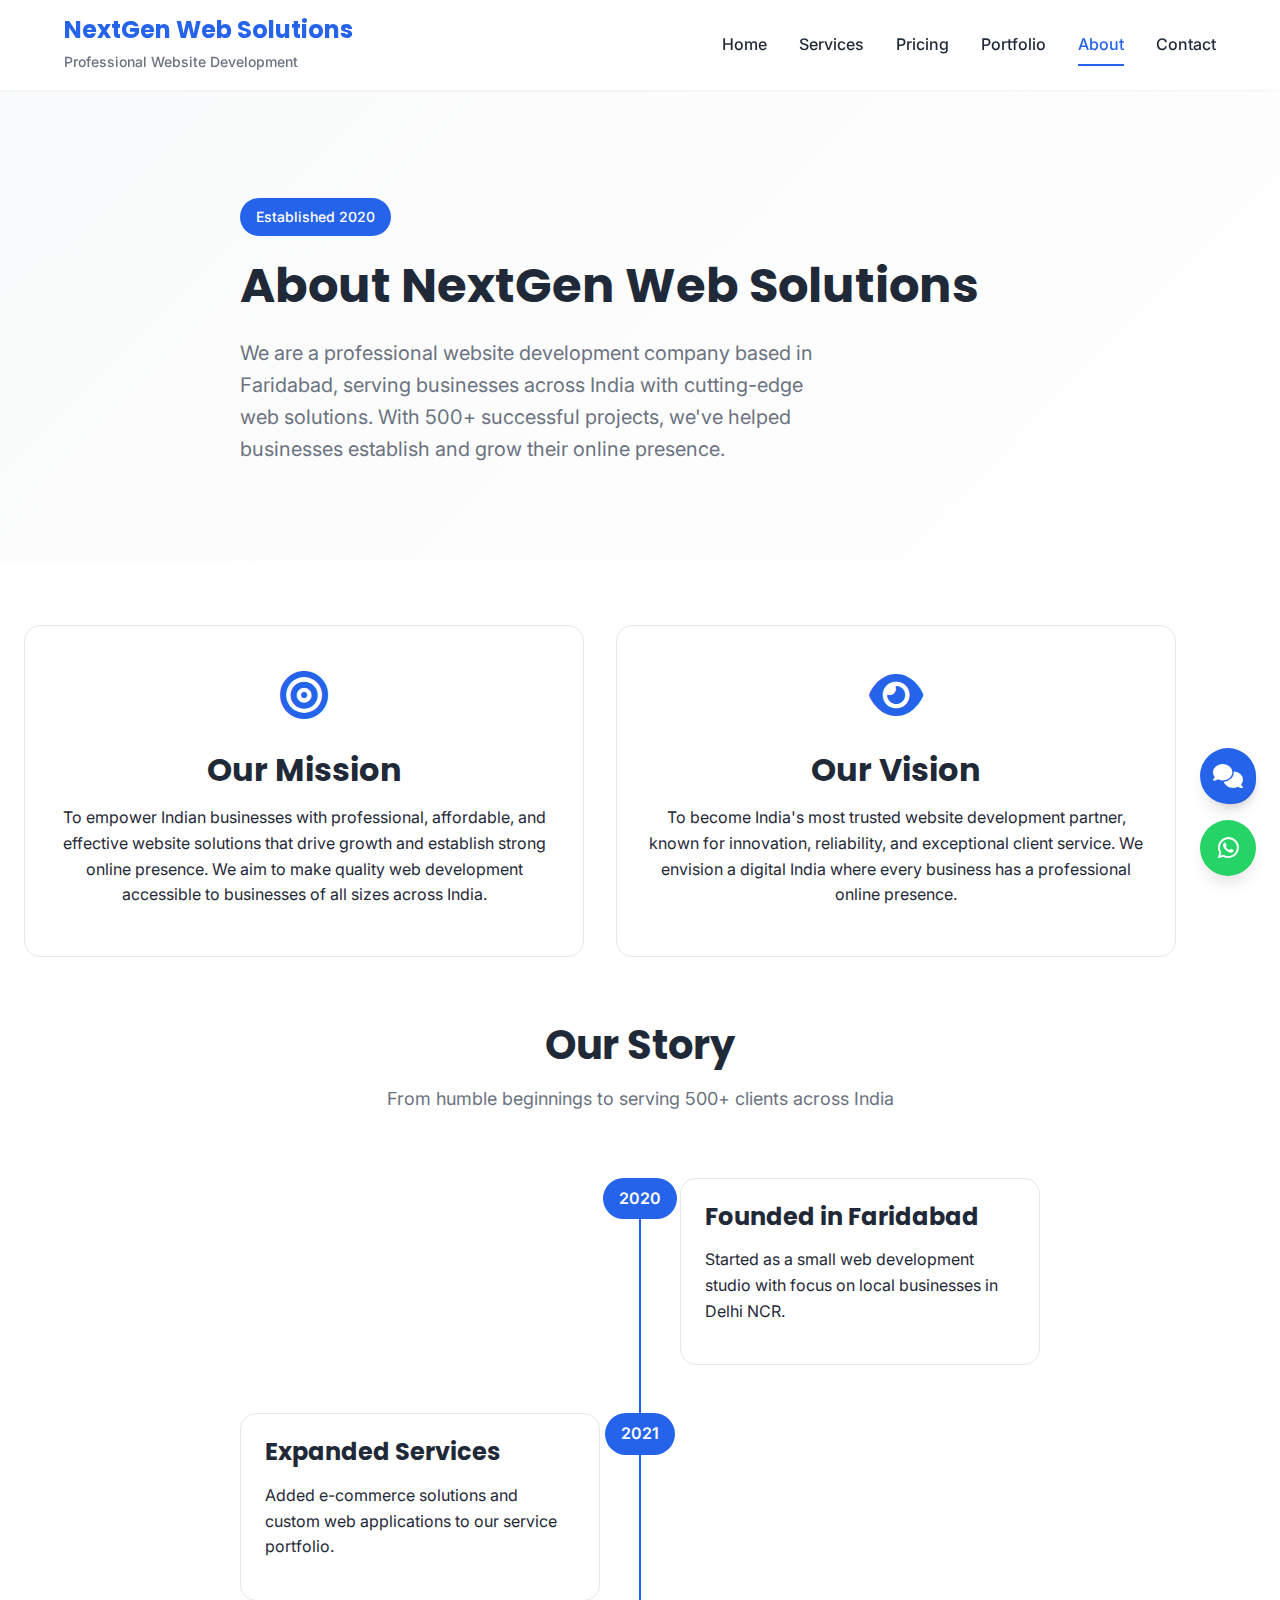
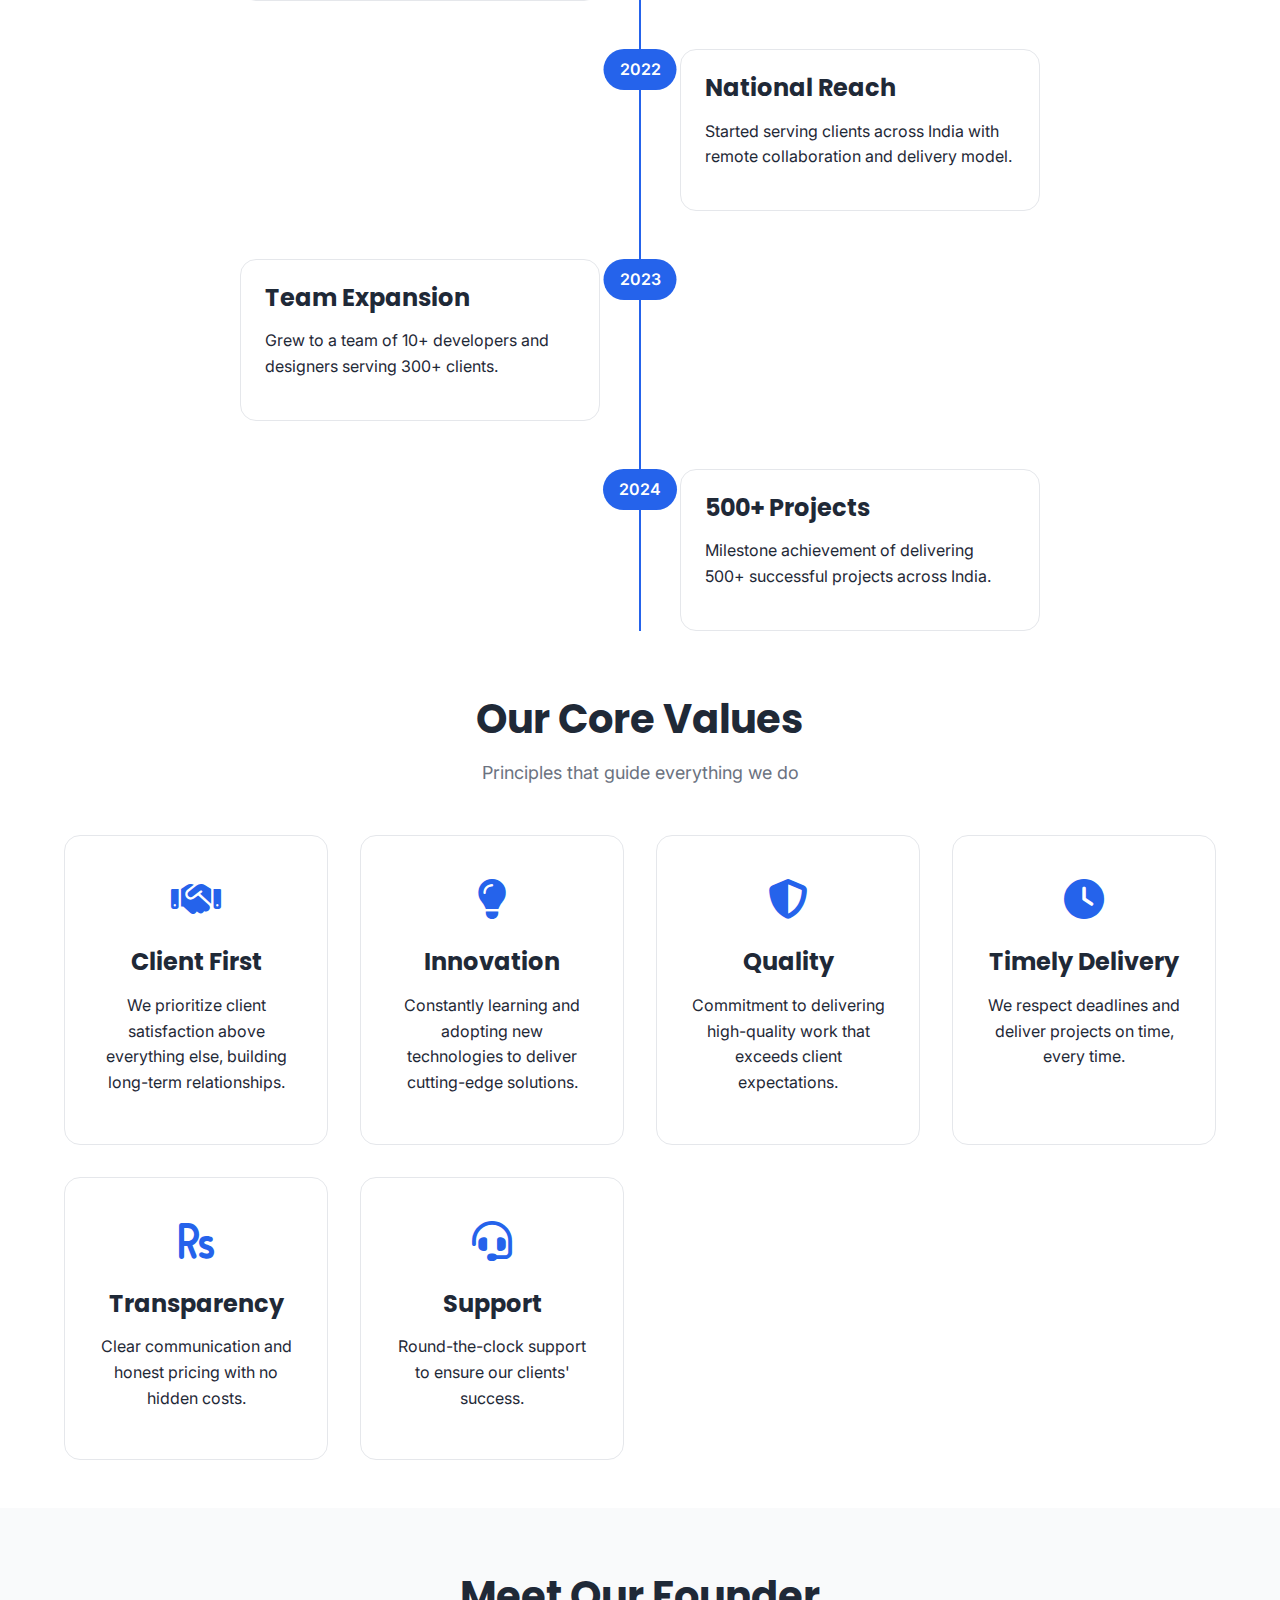
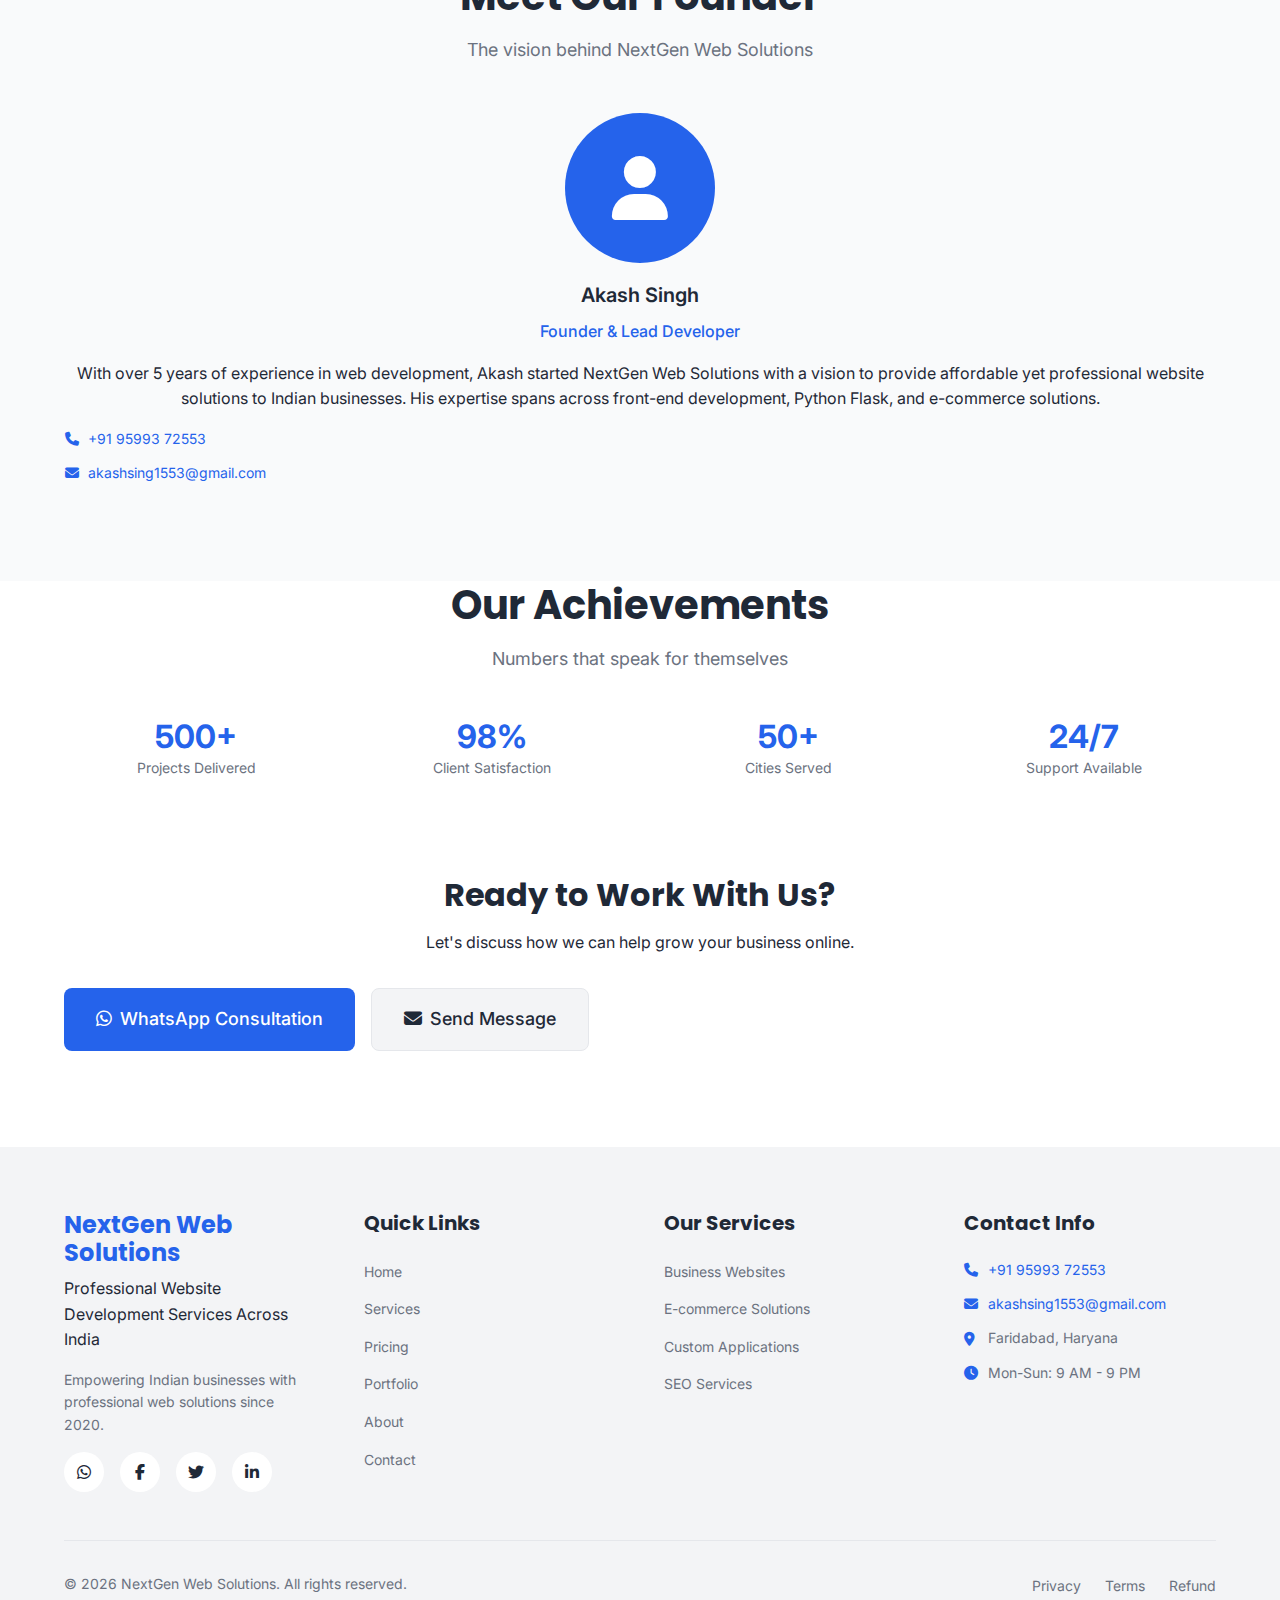
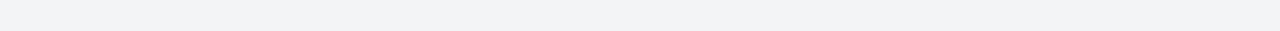
<file: about-india.html>
<!DOCTYPE html>
<html lang="en" data-theme="light">
<head>
    <meta charset="UTF-8">
    <meta name="viewport" content="width=device-width, initial-scale=1.0">
    <title>About Us - NextGen Web Solutions | Website Development Company India</title>
    <meta name="description" content="Learn about NextGen Web Solutions - Professional website development company serving 500+ clients across India. Our mission, team, and values.">
    <meta name="keywords" content="about us, web development company India, our team, company mission, values, experience">
    
    <!-- Open Graph -->
    <meta property="og:title" content="About NextGen Web Solutions | Website Development Experts India">
    <meta property="og:description" content="Professional website development company with 500+ satisfied clients across India. Learn about our team and mission.">
    <meta property="og:type" content="website">
    <meta property="og:url" content="https://nextgenwebsolutions.in/about-india.html">
    <meta property="og:image" content="https://nextgenwebsolutions.in/assets/images/og-image.jpg">
    
    <!-- Canonical -->
    <link rel="canonical" href="https://nextgenwebsolutions.in/about-india.html">
    
    <!-- External Resources -->
    <link rel="stylesheet" href="https://cdnjs.cloudflare.com/ajax/libs/font-awesome/6.4.0/css/all.min.css">
    <link href="https://fonts.googleapis.com/css2?family=Poppins:wght@300;400;500;600;700&family=Inter:wght@400;500;600&display=swap" rel="stylesheet">
    <link rel="stylesheet" href="style.css">
    <link rel="icon" href="favicon.ico">
    
    <!-- Schema -->
    <script type="application/ld+json">
    {
      "@context": "https://schema.org",
      "@type": "AboutPage",
      "name": "About NextGen Web Solutions",
      "description": "Professional website development company serving clients across India",
      "publisher": {
        "@type": "Organization",
        "name": "NextGen Web Solutions",
        "founder": "Akash Singh",
        "foundingDate": "2020",
        "numberOfEmployees": "10",
        "slogan": "Professional Website Development"
      }
    }
    </script>
    
    <style>
        .about-hero {
            background: linear-gradient(135deg, var(--bg-light) 0%, var(--bg-color) 100%);
            padding: 8rem 0 4rem;
            margin-top: 70px;
        }
        
        .about-content {
            max-width: 800px;
            margin: 0 auto;
        }
        
        .mission-vision {
            display: grid;
            grid-template-columns: repeat(auto-fit, minmax(300px, 1fr));
            gap: 2rem;
            margin: 4rem 0;
        }
        
        .mission-card, .vision-card {
            background: var(--bg-color);
            border: 1px solid var(--border-color);
            border-radius: 1rem;
            padding: 2rem;
            text-align: center;
        }
        
        .mission-icon, .vision-icon {
            font-size: 3rem;
            color: var(--primary-color);
            margin-bottom: 1rem;
        }
        
        .team-section {
            background: var(--bg-light);
            padding: 4rem 0;
        }
        
        .team-member {
            text-align: center;
            margin-bottom: 2rem;
        }
        
        .member-photo {
            width: 150px;
            height: 150px;
            border-radius: 50%;
            background: var(--primary-color);
            margin: 0 auto 1rem;
            display: flex;
            align-items: center;
            justify-content: center;
            color: white;
            font-size: 4rem;
        }
        
        .member-name {
            font-size: 1.25rem;
            font-weight: 600;
            margin-bottom: 0.5rem;
        }
        
        .member-role {
            color: var(--primary-color);
            font-weight: 500;
            margin-bottom: 1rem;
        }
        
        .timeline {
            position: relative;
            max-width: 800px;
            margin: 4rem auto;
        }
        
        .timeline::before {
            content: '';
            position: absolute;
            left: 50%;
            top: 0;
            bottom: 0;
            width: 2px;
            background: var(--primary-color);
            transform: translateX(-50%);
        }
        
        .timeline-item {
            margin-bottom: 3rem;
            position: relative;
        }
        
        .timeline-content {
            background: var(--bg-color);
            border: 1px solid var(--border-color);
            border-radius: 1rem;
            padding: 1.5rem;
            width: 45%;
            position: relative;
        }
        
        .timeline-item:nth-child(odd) .timeline-content {
            margin-left: auto;
        }
        
        .timeline-item:nth-child(even) .timeline-content {
            margin-right: auto;
        }
        
        .timeline-year {
            position: absolute;
            left: 50%;
            top: 0;
            transform: translateX(-50%);
            background: var(--primary-color);
            color: white;
            padding: 0.5rem 1rem;
            border-radius: 2rem;
            font-weight: 600;
            z-index: 1;
        }
        
        .values-grid {
            display: grid;
            grid-template-columns: repeat(auto-fit, minmax(250px, 1fr));
            gap: 2rem;
            margin: 3rem 0;
        }
        
        .value-card {
            text-align: center;
            padding: 2rem;
            background: var(--bg-color);
            border: 1px solid var(--border-color);
            border-radius: 1rem;
        }
        
        .value-icon {
            font-size: 2.5rem;
            color: var(--primary-color);
            margin-bottom: 1rem;
        }
        
        @media (max-width: 768px) {
            .timeline::before {
                left: 30px;
            }
            
            .timeline-content {
                width: calc(100% - 60px);
                margin-left: 60px !important;
                margin-right: 0 !important;
            }
            
            .timeline-year {
                left: 30px;
                transform: none;
            }
        }
    </style>
</head>
<body class="loading">
    <!-- Theme Switcher -->
    <div class="theme-switcher">
        <button class="theme-btn" id="themeToggle" aria-label="Toggle theme">
            <i class="fas fa-sun"></i>
            <i class="fas fa-moon"></i>
        </button>
    </div>

    <!-- WhatsApp Float -->
    <a href="https://wa.me/919599372553" class="whatsapp-float" target="_blank" rel="noopener">
        <i class="fab fa-whatsapp"></i>
    </a>

    <!-- Header -->
    <header class="header" id="mainHeader">
        <div class="container">
            <nav class="navbar">
                <div class="logo">
                    <a href="index.html">
                        <h1>NextGen Web Solutions</h1>
                        <span class="logo-subtitle">Professional Website Development</span>
                    </a>
                </div>
                <button class="menu-toggle" id="menuToggle" aria-label="Toggle menu">
                    <i class="fas fa-bars"></i>
                </button>
                <div class="nav-links" id="navLinks">
                    <a href="index.html" class="nav-link">Home</a>
                    <a href="services-india.html" class="nav-link">Services</a>
                    <a href="index.html#pricing" class="nav-link">Pricing</a>
                    <a href="portfolio-india.html" class="nav-link">Portfolio</a>
                    <a href="about-india.html" class="nav-link active">About</a>
                    <a href="contact-india.html" class="nav-link">Contact</a>
                </div>
            </nav>
        </div>
    </header>

    <!-- About Hero -->
    <section class="about-hero">
        <div class="container">
            <div class="about-content">
                <div class="hero-badge">
                    <span>Established 2020</span>
                </div>
                <h1 class="hero-title">About NextGen Web Solutions</h1>
                <p class="hero-subtitle">
                    We are a professional website development company based in Faridabad, serving businesses 
                    across India with cutting-edge web solutions. With 500+ successful projects, we've helped 
                    businesses establish and grow their online presence.
                </p>
            </div>
        </div>
    </section>

    <!-- Mission & Vision -->
    <section class="mission-vision container">
        <div class="mission-card">
            <div class="mission-icon">
                <i class="fas fa-bullseye"></i>
            </div>
            <h2>Our Mission</h2>
            <p>
                To empower Indian businesses with professional, affordable, and effective website solutions 
                that drive growth and establish strong online presence. We aim to make quality web development 
                accessible to businesses of all sizes across India.
            </p>
        </div>
        
        <div class="vision-card">
            <div class="vision-icon">
                <i class="fas fa-eye"></i>
            </div>
            <h2>Our Vision</h2>
            <p>
                To become India's most trusted website development partner, known for innovation, 
                reliability, and exceptional client service. We envision a digital India where every 
                business has a professional online presence.
            </p>
        </div>
    </section>

    <!-- Our Story -->
    <section class="container">
        <div class="section-header">
            <h2 class="section-title">Our Story</h2>
            <p class="section-subtitle">From humble beginnings to serving 500+ clients across India</p>
        </div>
        
        <div class="timeline">
            <div class="timeline-item">
                <div class="timeline-year">2020</div>
                <div class="timeline-content">
                    <h3>Founded in Faridabad</h3>
                    <p>Started as a small web development studio with focus on local businesses in Delhi NCR.</p>
                </div>
            </div>
            
            <div class="timeline-item">
                <div class="timeline-year">2021</div>
                <div class="timeline-content">
                    <h3>Expanded Services</h3>
                    <p>Added e-commerce solutions and custom web applications to our service portfolio.</p>
                </div>
            </div>
            
            <div class="timeline-item">
                <div class="timeline-year">2022</div>
                <div class="timeline-content">
                    <h3>National Reach</h3>
                    <p>Started serving clients across India with remote collaboration and delivery model.</p>
                </div>
            </div>
            
            <div class="timeline-item">
                <div class="timeline-year">2023</div>
                <div class="timeline-content">
                    <h3>Team Expansion</h3>
                    <p>Grew to a team of 10+ developers and designers serving 300+ clients.</p>
                </div>
            </div>
            
            <div class="timeline-item">
                <div class="timeline-year">2024</div>
                <div class="timeline-content">
                    <h3>500+ Projects</h3>
                    <p>Milestone achievement of delivering 500+ successful projects across India.</p>
                </div>
            </div>
        </div>
    </section>

    <!-- Our Values -->
    <section class="container">
        <div class="section-header">
            <h2 class="section-title">Our Core Values</h2>
            <p class="section-subtitle">Principles that guide everything we do</p>
        </div>
        
        <div class="values-grid">
            <div class="value-card">
                <div class="value-icon">
                    <i class="fas fa-handshake"></i>
                </div>
                <h3>Client First</h3>
                <p>We prioritize client satisfaction above everything else, building long-term relationships.</p>
            </div>
            
            <div class="value-card">
                <div class="value-icon">
                    <i class="fas fa-lightbulb"></i>
                </div>
                <h3>Innovation</h3>
                <p>Constantly learning and adopting new technologies to deliver cutting-edge solutions.</p>
            </div>
            
            <div class="value-card">
                <div class="value-icon">
                    <i class="fas fa-shield-alt"></i>
                </div>
                <h3>Quality</h3>
                <p>Commitment to delivering high-quality work that exceeds client expectations.</p>
            </div>
            
            <div class="value-card">
                <div class="value-icon">
                    <i class="fas fa-clock"></i>
                </div>
                <h3>Timely Delivery</h3>
                <p>We respect deadlines and deliver projects on time, every time.</p>
            </div>
            
            <div class="value-card">
                <div class="value-icon">
                    <i class="fas fa-rupee-sign"></i>
                </div>
                <h3>Transparency</h3>
                <p>Clear communication and honest pricing with no hidden costs.</p>
            </div>
            
            <div class="value-card">
                <div class="value-icon">
                    <i class="fas fa-headset"></i>
                </div>
                <h3>Support</h3>
                <p>Round-the-clock support to ensure our clients' success.</p>
            </div>
        </div>
    </section>

    <!-- Team -->
    <section class="team-section">
        <div class="container">
            <div class="section-header">
                <h2 class="section-title">Meet Our Founder</h2>
                <p class="section-subtitle">The vision behind NextGen Web Solutions</p>
            </div>
            
            <div class="team-member">
                <div class="member-photo">
                    <i class="fas fa-user"></i>
                </div>
                <div class="member-name">Akash Singh</div>
                <div class="member-role">Founder & Lead Developer</div>
                <p>
                    With over 5 years of experience in web development, Akash started NextGen Web Solutions 
                    with a vision to provide affordable yet professional website solutions to Indian businesses. 
                    His expertise spans across front-end development, Python Flask, and e-commerce solutions.
                </p>
                <div class="contact-info" style="margin-top: 1rem;">
                    <p><i class="fas fa-phone"></i> <a href="tel:+919599372553">+91 95993 72553</a></p>
                    <p><i class="fas fa-envelope"></i> <a href="mailto:akashsing1553@gmail.com">akashsing1553@gmail.com</a></p>
                </div>
            </div>
        </div>
    </section>

    <!-- Stats -->
    <section class="container">
        <div class="section-header">
            <h2 class="section-title">Our Achievements</h2>
            <p class="section-subtitle">Numbers that speak for themselves</p>
        </div>
        
        <div class="hero-stats">
            <div class="stat">
                <div class="stat-number">500+</div>
                <div class="stat-label">Projects Delivered</div>
            </div>
            <div class="stat">
                <div class="stat-number">98%</div>
                <div class="stat-label">Client Satisfaction</div>
            </div>
            <div class="stat">
                <div class="stat-number">50+</div>
                <div class="stat-label">Cities Served</div>
            </div>
            <div class="stat">
                <div class="stat-number">24/7</div>
                <div class="stat-label">Support Available</div>
            </div>
        </div>
    </section>

    <!-- CTA -->
    <section class="container" style="margin: 4rem auto; text-align: center;">
        <h2>Ready to Work With Us?</h2>
        <p style="margin-bottom: 2rem;">Let's discuss how we can help grow your business online.</p>
        <div class="hero-cta">
            <a href="https://wa.me/919599372553" class="btn btn-primary btn-large">
                <i class="fab fa-whatsapp"></i> WhatsApp Consultation
            </a>
            <a href="contact-india.html" class="btn btn-secondary btn-large">
                <i class="fas fa-envelope"></i> Send Message
            </a>
        </div>
    </section>

    <!-- Footer -->
    <footer class="footer">
        <div class="container">
            <div class="footer-grid">
                <div class="footer-col">
                    <div class="footer-logo">
                        <h3>NextGen Web Solutions</h3>
                        <p>Professional Website Development Services Across India</p>
                    </div>
                    <p class="footer-about">
                        Empowering Indian businesses with professional web solutions since 2020.
                    </p>
                    <div class="social-links">
                        <a href="https://wa.me/919599372553" class="social-link whatsapp" aria-label="WhatsApp">
                            <i class="fab fa-whatsapp"></i>
                        </a>
                        <a href="https://facebook.com" class="social-link facebook" aria-label="Facebook">
                            <i class="fab fa-facebook-f"></i>
                        </a>
                        <a href="https://twitter.com" class="social-link twitter" aria-label="Twitter">
                            <i class="fab fa-twitter"></i>
                        </a>
                        <a href="https://linkedin.com" class="social-link linkedin" aria-label="LinkedIn">
                            <i class="fab fa-linkedin-in"></i>
                        </a>
                    </div>
                </div>
                
                <div class="footer-col">
                    <h4>Quick Links</h4>
                    <ul class="footer-links">
                        <li><a href="index.html">Home</a></li>
                        <li><a href="services-india.html">Services</a></li>
                        <li><a href="index.html#pricing">Pricing</a></li>
                        <li><a href="portfolio-india.html">Portfolio</a></li>
                        <li><a href="about-india.html">About</a></li>
                        <li><a href="contact-india.html">Contact</a></li>
                    </ul>
                </div>
                
                <div class="footer-col">
                    <h4>Our Services</h4>
                    <ul class="footer-links">
                        <li><a href="services-india.html#website">Business Websites</a></li>
                        <li><a href="services-india.html#ecommerce">E-commerce Solutions</a></li>
                        <li><a href="services-india.html#custom">Custom Applications</a></li>
                        <li><a href="services-india.html#seo">SEO Services</a></li>
                    </ul>
                </div>
                
                <div class="footer-col">
                    <h4>Contact Info</h4>
                    <div class="contact-info">
                        <p><i class="fas fa-phone"></i> <a href="tel:+919599372553">+91 95993 72553</a></p>
                        <p><i class="fas fa-envelope"></i> <a href="mailto:akashsing1553@gmail.com">akashsing1553@gmail.com</a></p>
                        <p><i class="fas fa-map-marker-alt"></i> Faridabad, Haryana</p>
                        <p><i class="fas fa-clock"></i> Mon-Sun: 9 AM - 9 PM</p>
                    </div>
                </div>
            </div>
            
            <div class="footer-bottom">
                <div class="footer-copyright">
                    <p>&copy; <span id="currentYear"></span> NextGen Web Solutions. All rights reserved.</p>
                </div>
                <div class="footer-legal">
                    <a href="privacy.html">Privacy</a>
                    <a href="terms.html">Terms</a>
                    <a href="refund.html">Refund</a>
                </div>
            </div>
        </div>
    </footer>

    <!-- Chatbot -->
    <div class="chatbot-container">
        <div class="chatbot-window" id="chatbotWindow">
            <div class="chatbot-header">
                <h3>NextGen Assistant</h3>
                <button class="chatbot-close" id="chatbotClose">
                    <i class="fas fa-times"></i>
                </button>
            </div>
            <div class="chatbot-messages" id="chatbotMessages">
                <!-- Messages will be added here -->
            </div>
            <div class="chatbot-options">
                <button class="option-btn" data-option="Services">Our Services</button>
                <button class="option-btn" data-option="Pricing">Pricing Details</button>
                <button class="option-btn" data-option="Contact">Contact Info</button>
                <button class="whatsapp-redirect" id="whatsappRedirect">
                    <i class="fab fa-whatsapp"></i> Talk to Human
                </button>
            </div>
        </div>
        <button class="chatbot-toggle" id="chatbotToggle">
            <i class="fas fa-comments"></i>
        </button>
    </div>

    <script src="script.js" defer></script>
    <script>
        // Set current year
        document.getElementById('currentYear').textContent = new Date().getFullYear();
        
        // Mark body as loaded
        window.addEventListener('load', () => {
            document.body.classList.remove('loading');
            document.body.classList.add('loaded');
        });
    </script>
</body>
</html>
</file>
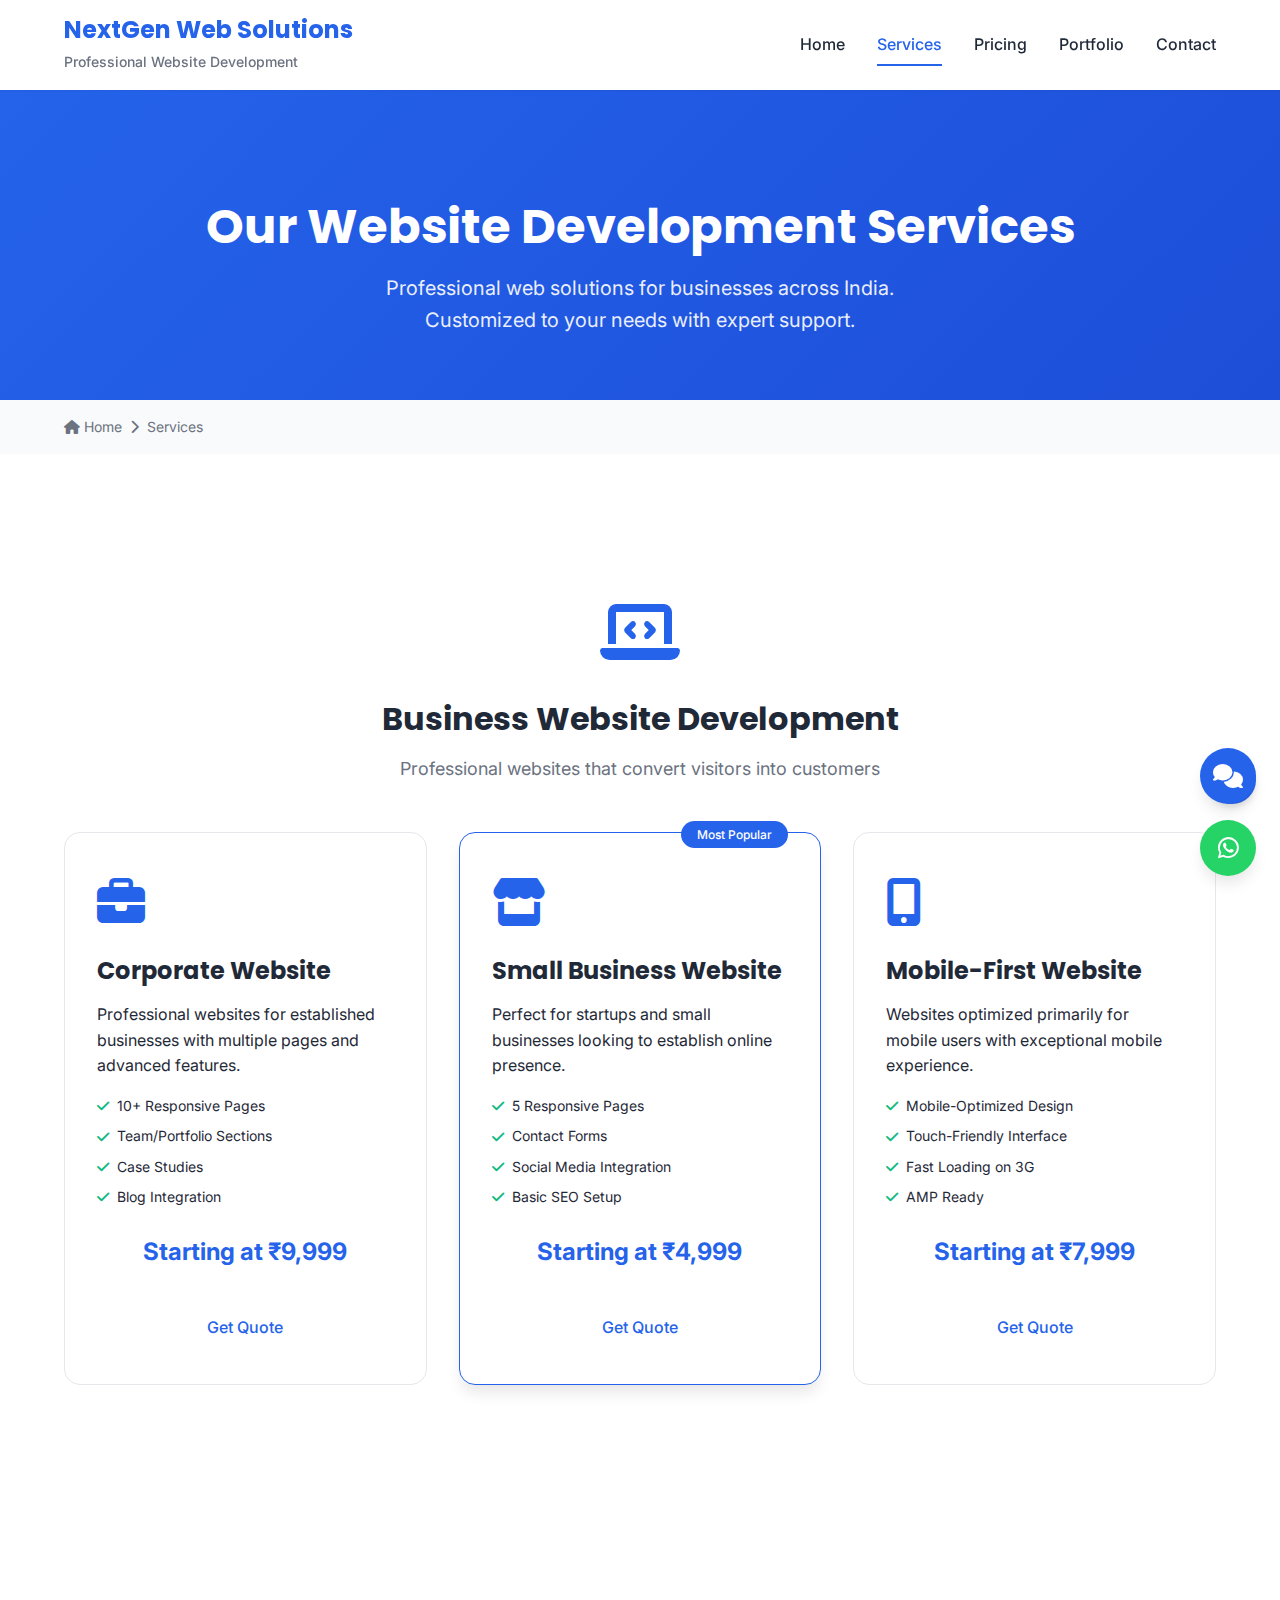
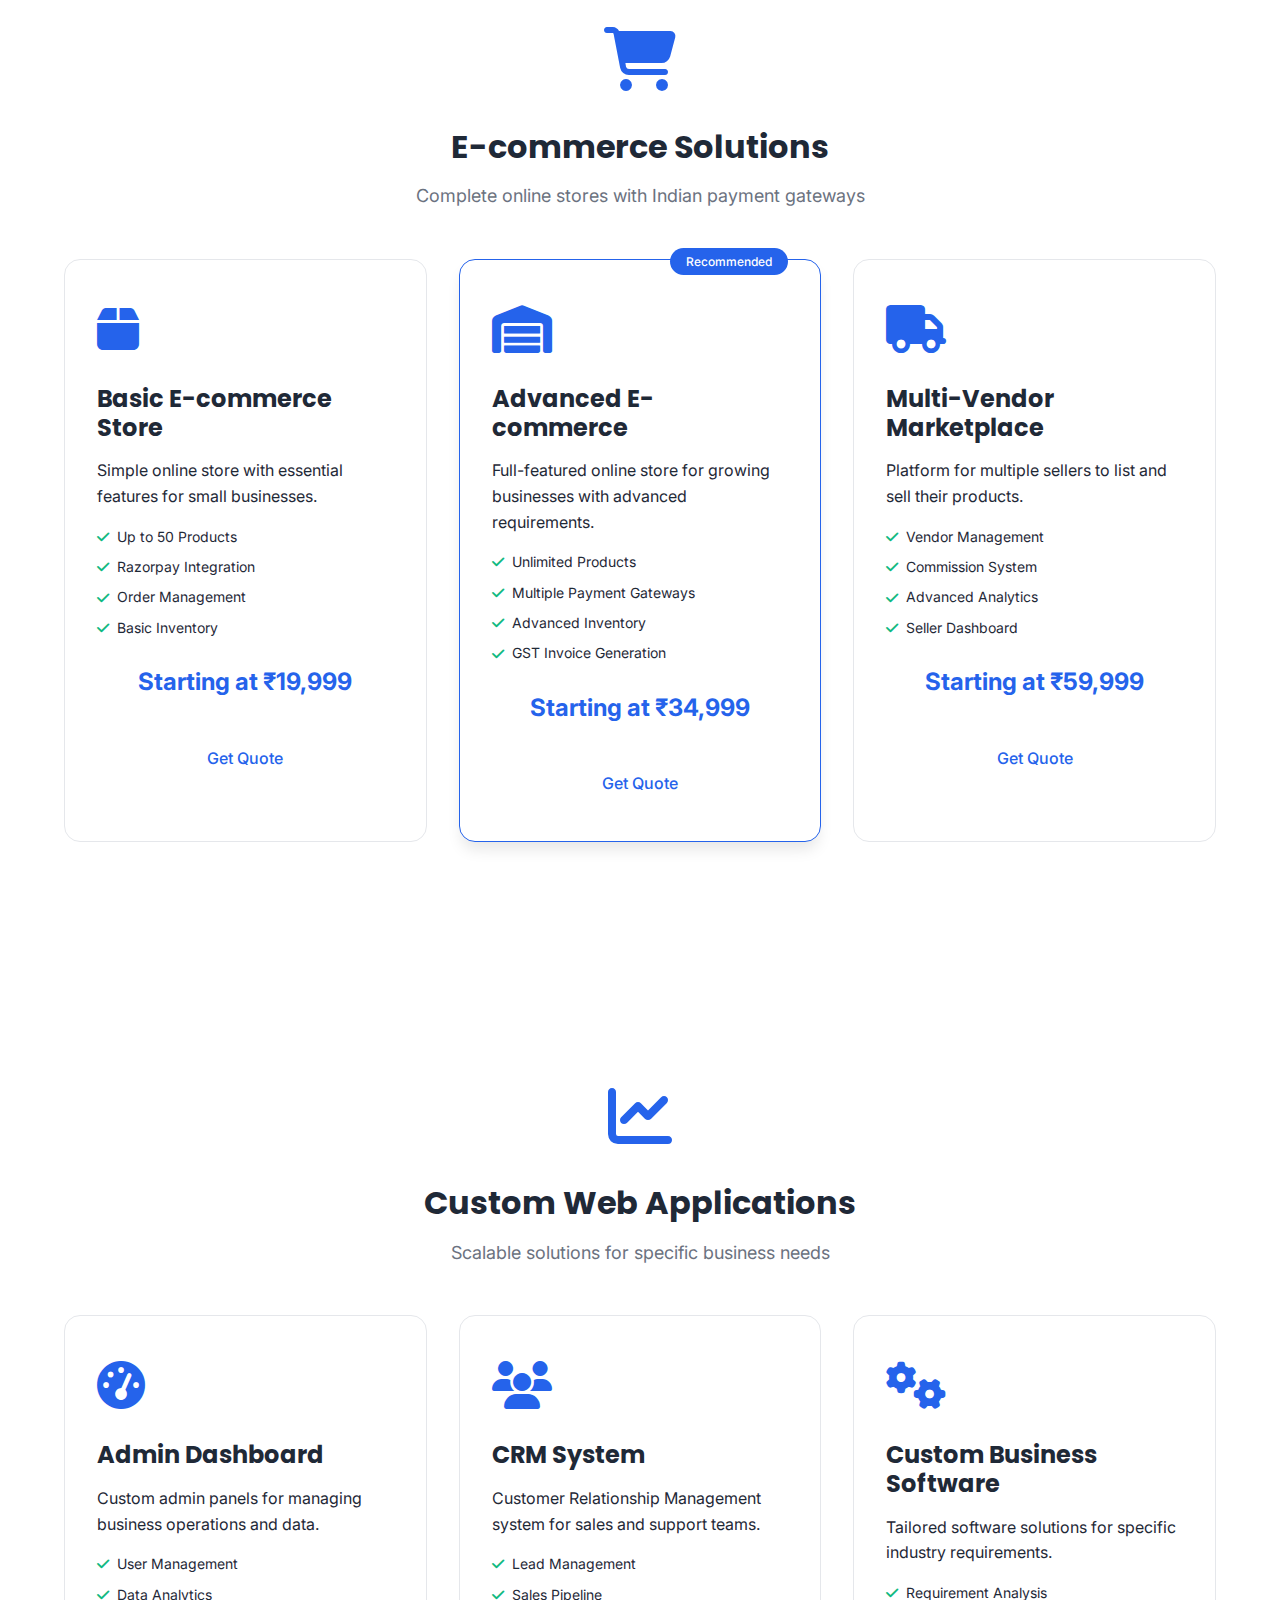
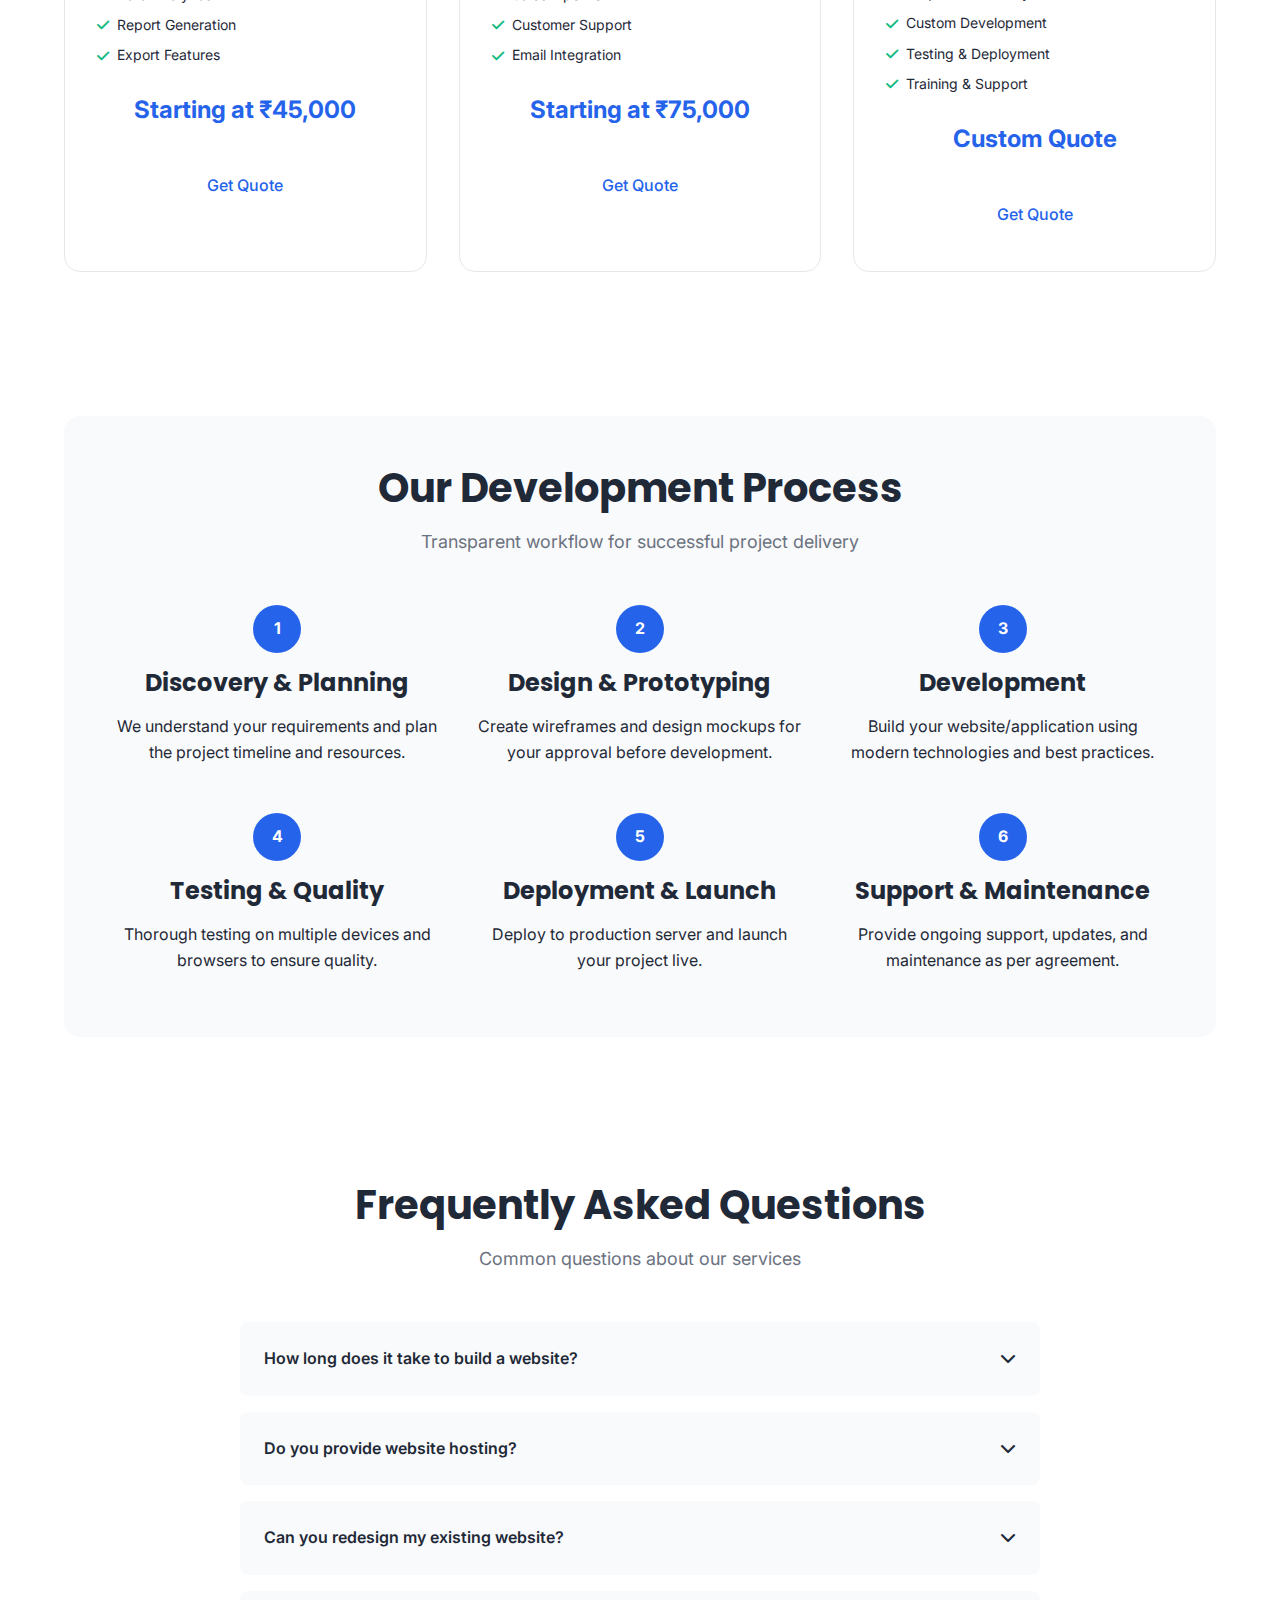
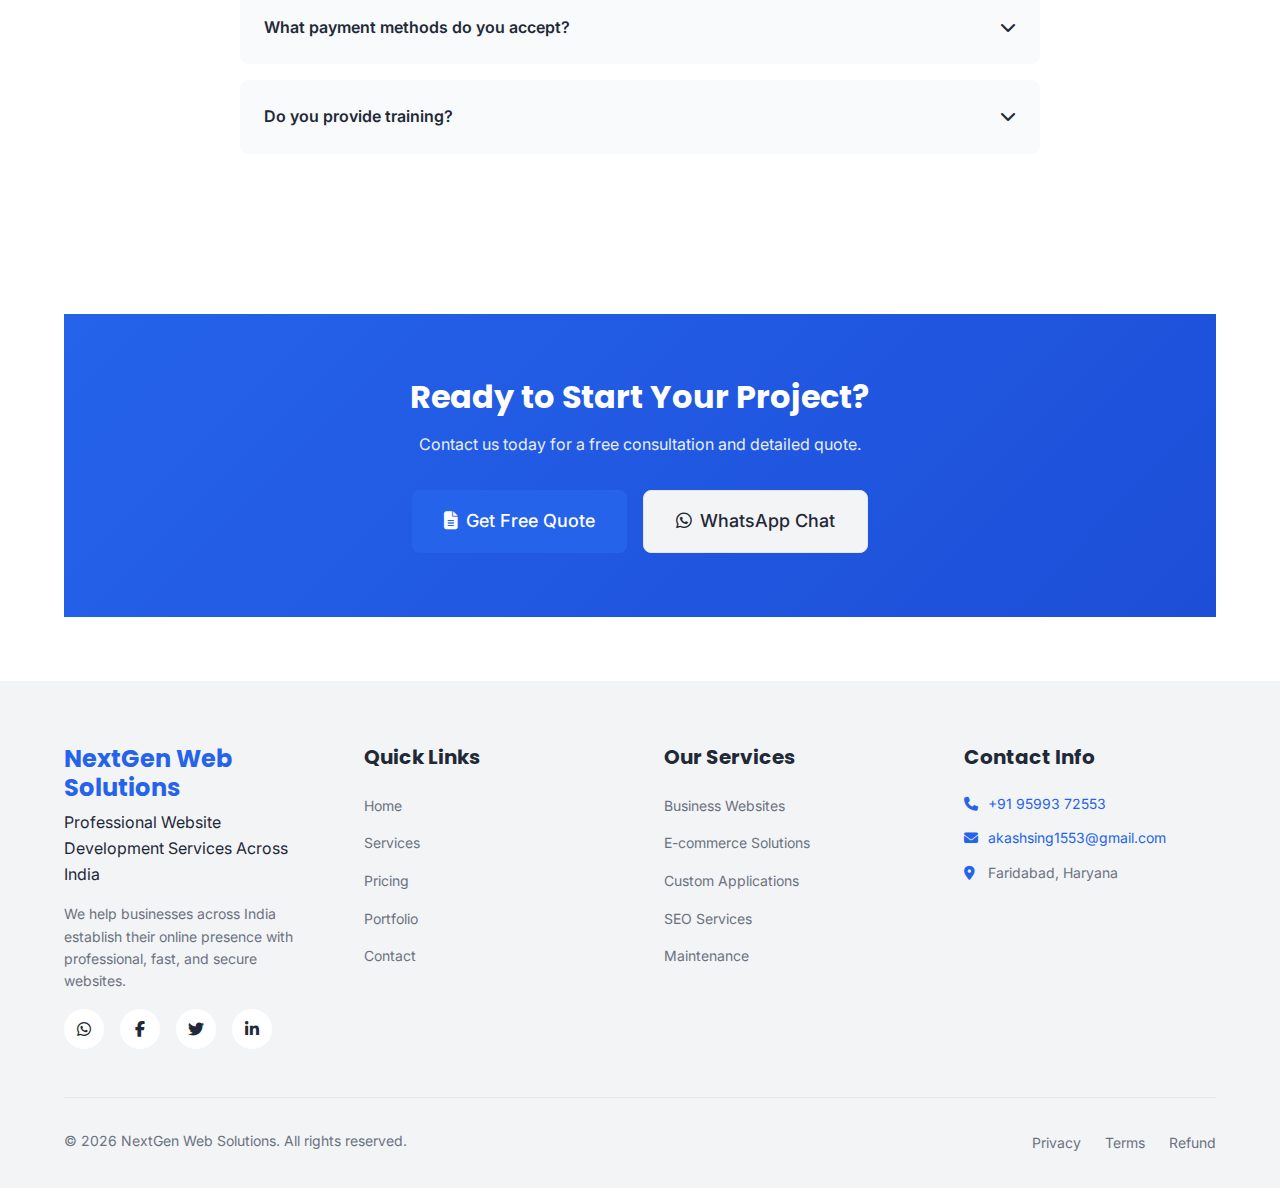
<file: services-india.html>
<!DOCTYPE html>
<html lang="en" data-theme="light">
<head>
    <meta charset="UTF-8">
    <meta name="viewport" content="width=device-width, initial-scale=1.0">
    <title>Website Development Services India | NextGen Web Solutions</title>
    <meta name="description" content="Professional website development services across India. Business websites, e-commerce stores, custom web applications, SEO, and maintenance services.">
    <meta name="keywords" content="website services India, web development services, ecommerce development, custom web apps, SEO services India, website maintenance">
    
    <!-- Open Graph -->
    <meta property="og:title" content="Website Development Services India | NextGen Web Solutions">
    <meta property="og:description" content="Professional website development services for businesses across India. Custom solutions for all industries.">
    <meta property="og:type" content="website">
    <meta property="og:url" content="https://nextgenwebsolutions.in/services-india.html">
    <meta property="og:image" content="https://nextgenwebsolutions.in/assets/images/og-image.jpg">
    
    <!-- Canonical -->
    <link rel="canonical" href="https://nextgenwebsolutions.in/services-india.html">
    
    <!-- Preload -->
    <link rel="preload" href="style.css" as="style">
    <link rel="preload" href="https://fonts.googleapis.com/css2?family=Poppins:wght@300;400;500;600;700&family=Inter:wght@400;500;600&display=swap" as="style">
    
    <!-- External Resources -->
    <link rel="stylesheet" href="https://cdnjs.cloudflare.com/ajax/libs/font-awesome/6.4.0/css/all.min.css">
    <link href="https://fonts.googleapis.com/css2?family=Poppins:wght@300;400;500;600;700&family=Inter:wght@400;500;600&display=swap" rel="stylesheet">
    <link rel="stylesheet" href="style.css">
    
    <!-- Favicon -->
    <link rel="icon" href="favicon.ico">
    
    <!-- Schema -->
    <script type="application/ld+json">
    {
      "@context": "https://schema.org",
      "@type": "Service",
      "name": "Website Development Services India",
      "serviceType": "Web Development",
      "provider": {
        "@type": "Organization",
        "name": "NextGen Web Solutions"
      },
      "areaServed": {
        "@type": "Country",
        "name": "India"
      },
      "hasOfferCatalog": {
        "@type": "OfferCatalog",
        "name": "Website Development Services",
        "itemListElement": [
          {
            "@type": "Offer",
            "itemOffered": {
              "@type": "Service",
              "name": "Business Website Development",
              "description": "Professional responsive websites for businesses"
            }
          },
          {
            "@type": "Offer",
            "itemOffered": {
              "@type": "Service",
              "name": "E-commerce Development",
              "description": "Online stores with payment gateway integration"
            }
          }
        ]
      }
    }
    </script>
    
    <style>
        .page-header {
            background: linear-gradient(135deg, var(--primary-color) 0%, var(--primary-dark) 100%);
            color: white;
            padding: 8rem 0 4rem;
            text-align: center;
            margin-top: 70px;
        }
        
        .page-header h1 {
            font-size: 3rem;
            margin-bottom: 1rem;
            color: white;
        }
        
        .page-header p {
            font-size: 1.25rem;
            opacity: 0.9;
            max-width: 600px;
            margin: 0 auto;
        }
        
        .breadcrumb {
            padding: 1rem 0;
            background: var(--bg-light);
            margin-bottom: 3rem;
        }
        
        .breadcrumb-content {
            display: flex;
            align-items: center;
            gap: 0.5rem;
            font-size: 0.875rem;
            color: var(--text-light);
        }
        
        .breadcrumb a {
            color: var(--text-light);
        }
        
        .breadcrumb a:hover {
            color: var(--primary-color);
        }
        
        .service-detail {
            margin-bottom: 4rem;
        }
        
        .service-detail-header {
            text-align: center;
            margin-bottom: 3rem;
        }
        
        .service-detail-icon {
            font-size: 4rem;
            color: var(--primary-color);
            margin-bottom: 1rem;
        }
        
        .service-process {
            background: var(--bg-light);
            border-radius: 1rem;
            padding: 3rem;
            margin: 4rem 0;
        }
        
        .process-steps {
            display: grid;
            grid-template-columns: repeat(auto-fit, minmax(250px, 1fr));
            gap: 2rem;
            margin-top: 2rem;
        }
        
        .process-step {
            text-align: center;
        }
        
        .step-number {
            width: 3rem;
            height: 3rem;
            background: var(--primary-color);
            color: white;
            border-radius: 50%;
            display: flex;
            align-items: center;
            justify-content: center;
            font-weight: 700;
            margin: 0 auto 1rem;
        }
        
        .service-faq {
            margin: 4rem 0;
        }
        
        .faq-item {
            background: var(--bg-light);
            border-radius: 0.5rem;
            margin-bottom: 1rem;
            overflow: hidden;
        }
        
        .faq-question {
            padding: 1.5rem;
            display: flex;
            justify-content: space-between;
            align-items: center;
            cursor: pointer;
            font-weight: 600;
        }
        
        .faq-answer {
            padding: 0 1.5rem;
            max-height: 0;
            overflow: hidden;
            transition: all 0.3s ease;
        }
        
        .faq-item.active .faq-answer {
            padding: 0 1.5rem 1.5rem;
            max-height: 500px;
        }
        
        .faq-toggle {
            transition: transform 0.3s ease;
        }
        
        .faq-item.active .faq-toggle {
            transform: rotate(180deg);
        }
        
        @media (max-width: 768px) {
            .page-header {
                padding: 6rem 0 3rem;
            }
            
            .page-header h1 {
                font-size: 2rem;
            }
            
            .service-process {
                padding: 2rem;
            }
            
            .process-steps {
                grid-template-columns: 1fr;
            }
        }
    </style>
</head>
<body class="loading">
    <!-- Theme Switcher -->
    <div class="theme-switcher">
        <button class="theme-btn" id="themeToggle" aria-label="Toggle theme">
            <i class="fas fa-sun"></i>
            <i class="fas fa-moon"></i>
        </button>
    </div>

    <!-- WhatsApp Float -->
    <a href="https://wa.me/919599372553" class="whatsapp-float" target="_blank" rel="noopener">
        <i class="fab fa-whatsapp"></i>
    </a>

    <!-- Header -->
    <header class="header" id="mainHeader">
        <div class="container">
            <nav class="navbar">
                <div class="logo">
                    <a href="index.html">
                        <h1>NextGen Web Solutions</h1>
                        <span class="logo-subtitle">Professional Website Development</span>
                    </a>
                </div>
                <button class="menu-toggle" id="menuToggle" aria-label="Toggle menu">
                    <i class="fas fa-bars"></i>
                </button>
                <div class="nav-links" id="navLinks">
                    <a href="index.html" class="nav-link">Home</a>
                    <a href="services-india.html" class="nav-link active">Services</a>
                    <a href="index.html#pricing" class="nav-link">Pricing</a>
                    <a href="portfolio-india.html" class="nav-link">Portfolio</a>
                    <a href="contact-india.html" class="nav-link">Contact</a>
                </div>
            </nav>
        </div>
    </header>

    <!-- Page Header -->
    <section class="page-header">
        <div class="container">
            <h1>Our Website Development Services</h1>
            <p>Professional web solutions for businesses across India. Customized to your needs with expert support.</p>
        </div>
    </section>

    <!-- Breadcrumb -->
    <section class="breadcrumb">
        <div class="container">
            <div class="breadcrumb-content">
                <a href="index.html"><i class="fas fa-home"></i> Home</a>
                <i class="fas fa-chevron-right"></i>
                <span>Services</span>
            </div>
        </div>
    </section>

    <!-- Main Content -->
    <main class="container">
        <!-- Business Website Development -->
        <section id="website" class="service-detail">
            <div class="service-detail-header">
                <div class="service-detail-icon">
                    <i class="fas fa-laptop-code"></i>
                </div>
                <h2>Business Website Development</h2>
                <p class="section-subtitle">Professional websites that convert visitors into customers</p>
            </div>
            
            <div class="services-grid">
                <div class="service-card">
                    <div class="service-icon">
                        <i class="fas fa-briefcase"></i>
                    </div>
                    <h3>Corporate Website</h3>
                    <p>Professional websites for established businesses with multiple pages and advanced features.</p>
                    <ul class="service-features">
                        <li><i class="fas fa-check"></i> 10+ Responsive Pages</li>
                        <li><i class="fas fa-check"></i> Team/Portfolio Sections</li>
                        <li><i class="fas fa-check"></i> Case Studies</li>
                        <li><i class="fas fa-check"></i> Blog Integration</li>
                    </ul>
                    <div class="service-price">Starting at ₹9,999</div>
                    <a href="contact-india.html" class="btn btn-service">Get Quote</a>
                </div>
                
                <div class="service-card featured">
                    <div class="service-badge">Most Popular</div>
                    <div class="service-icon">
                        <i class="fas fa-store"></i>
                    </div>
                    <h3>Small Business Website</h3>
                    <p>Perfect for startups and small businesses looking to establish online presence.</p>
                    <ul class="service-features">
                        <li><i class="fas fa-check"></i> 5 Responsive Pages</li>
                        <li><i class="fas fa-check"></i> Contact Forms</li>
                        <li><i class="fas fa-check"></i> Social Media Integration</li>
                        <li><i class="fas fa-check"></i> Basic SEO Setup</li>
                    </ul>
                    <div class="service-price">Starting at ₹4,999</div>
                    <a href="contact-india.html" class="btn btn-service">Get Quote</a>
                </div>
                
                <div class="service-card">
                    <div class="service-icon">
                        <i class="fas fa-mobile-alt"></i>
                    </div>
                    <h3>Mobile-First Website</h3>
                    <p>Websites optimized primarily for mobile users with exceptional mobile experience.</p>
                    <ul class="service-features">
                        <li><i class="fas fa-check"></i> Mobile-Optimized Design</li>
                        <li><i class="fas fa-check"></i> Touch-Friendly Interface</li>
                        <li><i class="fas fa-check"></i> Fast Loading on 3G</li>
                        <li><i class="fas fa-check"></i> AMP Ready</li>
                    </ul>
                    <div class="service-price">Starting at ₹7,999</div>
                    <a href="contact-india.html" class="btn btn-service">Get Quote</a>
                </div>
            </div>
        </section>

        <!-- E-commerce Solutions -->
        <section id="ecommerce" class="service-detail">
            <div class="service-detail-header">
                <div class="service-detail-icon">
                    <i class="fas fa-shopping-cart"></i>
                </div>
                <h2>E-commerce Solutions</h2>
                <p class="section-subtitle">Complete online stores with Indian payment gateways</p>
            </div>
            
            <div class="services-grid">
                <div class="service-card">
                    <div class="service-icon">
                        <i class="fas fa-box"></i>
                    </div>
                    <h3>Basic E-commerce Store</h3>
                    <p>Simple online store with essential features for small businesses.</p>
                    <ul class="service-features">
                        <li><i class="fas fa-check"></i> Up to 50 Products</li>
                        <li><i class="fas fa-check"></i> Razorpay Integration</li>
                        <li><i class="fas fa-check"></i> Order Management</li>
                        <li><i class="fas fa-check"></i> Basic Inventory</li>
                    </ul>
                    <div class="service-price">Starting at ₹19,999</div>
                    <a href="contact-india.html" class="btn btn-service">Get Quote</a>
                </div>
                
                <div class="service-card featured">
                    <div class="service-badge">Recommended</div>
                    <div class="service-icon">
                        <i class="fas fa-warehouse"></i>
                    </div>
                    <h3>Advanced E-commerce</h3>
                    <p>Full-featured online store for growing businesses with advanced requirements.</p>
                    <ul class="service-features">
                        <li><i class="fas fa-check"></i> Unlimited Products</li>
                        <li><i class="fas fa-check"></i> Multiple Payment Gateways</li>
                        <li><i class="fas fa-check"></i> Advanced Inventory</li>
                        <li><i class="fas fa-check"></i> GST Invoice Generation</li>
                    </ul>
                    <div class="service-price">Starting at ₹34,999</div>
                    <a href="contact-india.html" class="btn btn-service">Get Quote</a>
                </div>
                
                <div class="service-card">
                    <div class="service-icon">
                        <i class="fas fa-truck"></i>
                    </div>
                    <h3>Multi-Vendor Marketplace</h3>
                    <p>Platform for multiple sellers to list and sell their products.</p>
                    <ul class="service-features">
                        <li><i class="fas fa-check"></i> Vendor Management</li>
                        <li><i class="fas fa-check"></i> Commission System</li>
                        <li><i class="fas fa-check"></i> Advanced Analytics</li>
                        <li><i class="fas fa-check"></i> Seller Dashboard</li>
                    </ul>
                    <div class="service-price">Starting at ₹59,999</div>
                    <a href="contact-india.html" class="btn btn-service">Get Quote</a>
                </div>
            </div>
        </section>

        <!-- Custom Web Applications -->
        <section id="custom" class="service-detail">
            <div class="service-detail-header">
                <div class="service-detail-icon">
                    <i class="fas fa-chart-line"></i>
                </div>
                <h2>Custom Web Applications</h2>
                <p class="section-subtitle">Scalable solutions for specific business needs</p>
            </div>
            
            <div class="services-grid">
                <div class="service-card">
                    <div class="service-icon">
                        <i class="fas fa-tachometer-alt"></i>
                    </div>
                    <h3>Admin Dashboard</h3>
                    <p>Custom admin panels for managing business operations and data.</p>
                    <ul class="service-features">
                        <li><i class="fas fa-check"></i> User Management</li>
                        <li><i class="fas fa-check"></i> Data Analytics</li>
                        <li><i class="fas fa-check"></i> Report Generation</li>
                        <li><i class="fas fa-check"></i> Export Features</li>
                    </ul>
                    <div class="service-price">Starting at ₹45,000</div>
                    <a href="contact-india.html" class="btn btn-service">Get Quote</a>
                </div>
                
                <div class="service-card">
                    <div class="service-icon">
                        <i class="fas fa-users"></i>
                    </div>
                    <h3>CRM System</h3>
                    <p>Customer Relationship Management system for sales and support teams.</p>
                    <ul class="service-features">
                        <li><i class="fas fa-check"></i> Lead Management</li>
                        <li><i class="fas fa-check"></i> Sales Pipeline</li>
                        <li><i class="fas fa-check"></i> Customer Support</li>
                        <li><i class="fas fa-check"></i> Email Integration</li>
                    </ul>
                    <div class="service-price">Starting at ₹75,000</div>
                    <a href="contact-india.html" class="btn btn-service">Get Quote</a>
                </div>
                
                <div class="service-card">
                    <div class="service-icon">
                        <i class="fas fa-cogs"></i>
                    </div>
                    <h3>Custom Business Software</h3>
                    <p>Tailored software solutions for specific industry requirements.</p>
                    <ul class="service-features">
                        <li><i class="fas fa-check"></i> Requirement Analysis</li>
                        <li><i class="fas fa-check"></i> Custom Development</li>
                        <li><i class="fas fa-check"></i> Testing & Deployment</li>
                        <li><i class="fas fa-check"></i> Training & Support</li>
                    </ul>
                    <div class="service-price">Custom Quote</div>
                    <a href="contact-india.html" class="btn btn-service">Get Quote</a>
                </div>
            </div>
        </section>

        <!-- Our Process -->
        <section class="service-process">
            <div class="section-header">
                <h2 class="section-title">Our Development Process</h2>
                <p class="section-subtitle">Transparent workflow for successful project delivery</p>
            </div>
            
            <div class="process-steps">
                <div class="process-step">
                    <div class="step-number">1</div>
                    <h3>Discovery & Planning</h3>
                    <p>We understand your requirements and plan the project timeline and resources.</p>
                </div>
                
                <div class="process-step">
                    <div class="step-number">2</div>
                    <h3>Design & Prototyping</h3>
                    <p>Create wireframes and design mockups for your approval before development.</p>
                </div>
                
                <div class="process-step">
                    <div class="step-number">3</div>
                    <h3>Development</h3>
                    <p>Build your website/application using modern technologies and best practices.</p>
                </div>
                
                <div class="process-step">
                    <div class="step-number">4</div>
                    <h3>Testing & Quality</h3>
                    <p>Thorough testing on multiple devices and browsers to ensure quality.</p>
                </div>
                
                <div class="process-step">
                    <div class="step-number">5</div>
                    <h3>Deployment & Launch</h3>
                    <p>Deploy to production server and launch your project live.</p>
                </div>
                
                <div class="process-step">
                    <div class="step-number">6</div>
                    <h3>Support & Maintenance</h3>
                    <p>Provide ongoing support, updates, and maintenance as per agreement.</p>
                </div>
            </div>
        </section>

        <!-- FAQ -->
        <section class="service-faq">
            <div class="section-header">
                <h2 class="section-title">Frequently Asked Questions</h2>
                <p class="section-subtitle">Common questions about our services</p>
            </div>
            
            <div class="faq-list">
                <div class="faq-item">
                    <div class="faq-question">
                        How long does it take to build a website?
                        <span class="faq-toggle"><i class="fas fa-chevron-down"></i></span>
                    </div>
                    <div class="faq-answer">
                        <p>Standard business websites take 5-7 business days. E-commerce websites typically take 10-15 days. Complex custom applications may take 3-4 weeks. We provide a clear timeline during our free consultation.</p>
                    </div>
                </div>
                
                <div class="faq-item">
                    <div class="faq-question">
                        Do you provide website hosting?
                        <span class="faq-toggle"><i class="fas fa-chevron-down"></i></span>
                    </div>
                    <div class="faq-answer">
                        <p>Yes, we provide reliable hosting solutions starting at ₹299/month. This includes SSL certificate, daily backups, security monitoring, and 99.9% uptime guarantee. We can also help you transfer existing websites to our hosting.</p>
                    </div>
                </div>
                
                <div class="faq-item">
                    <div class="faq-question">
                        Can you redesign my existing website?
                        <span class="faq-toggle"><i class="fas fa-chevron-down"></i></span>
                    </div>
                    <div class="faq-answer">
                        <p>Absolutely! We specialize in website redesign and modernization. We'll analyze your current site, identify areas for improvement, and create a modern, responsive design while preserving your brand identity.</p>
                    </div>
                </div>
                
                <div class="faq-item">
                    <div class="faq-question">
                        What payment methods do you accept?
                        <span class="faq-toggle"><i class="fas fa-chevron-down"></i></span>
                    </div>
                    <div class="faq-answer">
                        <p>We accept UPI (Google Pay, PhonePe, Paytm), bank transfers, and online payments. For projects above ₹50,000, we offer flexible payment plans. 50% advance is required to start work, with the balance upon completion.</p>
                    </div>
                </div>
                
                <div class="faq-item">
                    <div class="faq-question">
                        Do you provide training?
                        <span class="faq-toggle"><i class="fas fa-chevron-down"></i></span>
                    </div>
                    <div class="faq-answer">
                        <p>Yes, we provide comprehensive training on how to use and manage your website. This includes content updates, basic SEO, and analytics. Training is provided via screen sharing and includes documentation.</p>
                    </div>
                </div>
            </div>
        </section>

        <!-- CTA Section -->
        <section class="cta-section">
            <div class="container">
                <div class="cta-content">
                    <h2>Ready to Start Your Project?</h2>
                    <p>Contact us today for a free consultation and detailed quote.</p>
                    <div class="cta-buttons">
                        <a href="contact-india.html" class="btn btn-primary btn-large">
                            <i class="fas fa-file-alt"></i> Get Free Quote
                        </a>
                        <a href="https://wa.me/919599372553" class="btn btn-secondary btn-large">
                            <i class="fab fa-whatsapp"></i> WhatsApp Chat
                        </a>
                    </div>
                </div>
            </div>
        </section>
    </main>

    <!-- Footer -->
    <footer class="footer">
        <div class="container">
            <div class="footer-grid">
                <div class="footer-col">
                    <div class="footer-logo">
                        <h3>NextGen Web Solutions</h3>
                        <p>Professional Website Development Services Across India</p>
                    </div>
                    <p class="footer-about">
                        We help businesses across India establish their online presence with professional, 
                        fast, and secure websites.
                    </p>
                    <div class="social-links">
                        <a href="https://wa.me/919599372553" class="social-link whatsapp" aria-label="WhatsApp">
                            <i class="fab fa-whatsapp"></i>
                        </a>
                        <a href="https://facebook.com" class="social-link facebook" aria-label="Facebook">
                            <i class="fab fa-facebook-f"></i>
                        </a>
                        <a href="https://twitter.com" class="social-link twitter" aria-label="Twitter">
                            <i class="fab fa-twitter"></i>
                        </a>
                        <a href="https://linkedin.com" class="social-link linkedin" aria-label="LinkedIn">
                            <i class="fab fa-linkedin-in"></i>
                        </a>
                    </div>
                </div>
                
                <div class="footer-col">
                    <h4>Quick Links</h4>
                    <ul class="footer-links">
                        <li><a href="index.html">Home</a></li>
                        <li><a href="services-india.html">Services</a></li>
                        <li><a href="index.html#pricing">Pricing</a></li>
                        <li><a href="portfolio-india.html">Portfolio</a></li>
                        <li><a href="contact-india.html">Contact</a></li>
                    </ul>
                </div>
                
                <div class="footer-col">
                    <h4>Our Services</h4>
                    <ul class="footer-links">
                        <li><a href="#website">Business Websites</a></li>
                        <li><a href="#ecommerce">E-commerce Solutions</a></li>
                        <li><a href="#custom">Custom Applications</a></li>
                        <li><a href="#seo">SEO Services</a></li>
                        <li><a href="#maintenance">Maintenance</a></li>
                    </ul>
                </div>
                
                <div class="footer-col">
                    <h4>Contact Info</h4>
                    <div class="contact-info">
                        <p><i class="fas fa-phone"></i> <a href="tel:+919599372553">+91 95993 72553</a></p>
                        <p><i class="fas fa-envelope"></i> <a href="mailto:akashsing1553@gmail.com">akashsing1553@gmail.com</a></p>
                        <p><i class="fas fa-map-marker-alt"></i> Faridabad, Haryana</p>
                    </div>
                </div>
            </div>
            
            <div class="footer-bottom">
                <div class="footer-copyright">
                    <p>&copy; <span id="currentYear"></span> NextGen Web Solutions. All rights reserved.</p>
                </div>
                <div class="footer-legal">
                    <a href="privacy.html">Privacy</a>
                    <a href="terms.html">Terms</a>
                    <a href="refund.html">Refund</a>
                </div>
            </div>
        </div>
    </footer>

    <!-- Chatbot -->
    <div class="chatbot-container">
        <div class="chatbot-window" id="chatbotWindow">
            <div class="chatbot-header">
                <h3>NextGen Assistant</h3>
                <button class="chatbot-close" id="chatbotClose">
                    <i class="fas fa-times"></i>
                </button>
            </div>
            <div class="chatbot-messages" id="chatbotMessages">
                <!-- Messages will be added here -->
            </div>
            <div class="chatbot-options">
                <button class="option-btn" data-option="Services">Our Services</button>
                <button class="option-btn" data-option="Pricing">Pricing Details</button>
                <button class="option-btn" data-option="Contact">Contact Info</button>
                <button class="whatsapp-redirect" id="whatsappRedirect">
                    <i class="fab fa-whatsapp"></i> Talk to Human
                </button>
            </div>
        </div>
        <button class="chatbot-toggle" id="chatbotToggle">
            <i class="fas fa-comments"></i>
        </button>
    </div>

    <script src="script.js" defer></script>
    <script>
        // Set current year
        document.getElementById('currentYear').textContent = new Date().getFullYear();
        
        // FAQ functionality
        document.querySelectorAll('.faq-question').forEach(question => {
            question.addEventListener('click', () => {
                const item = question.parentElement;
                item.classList.toggle('active');
            });
        });
        
        // Mark body as loaded
        window.addEventListener('load', () => {
            document.body.classList.remove('loading');
            document.body.classList.add('loaded');
        });
    </script>
</body>
</html>
</file>
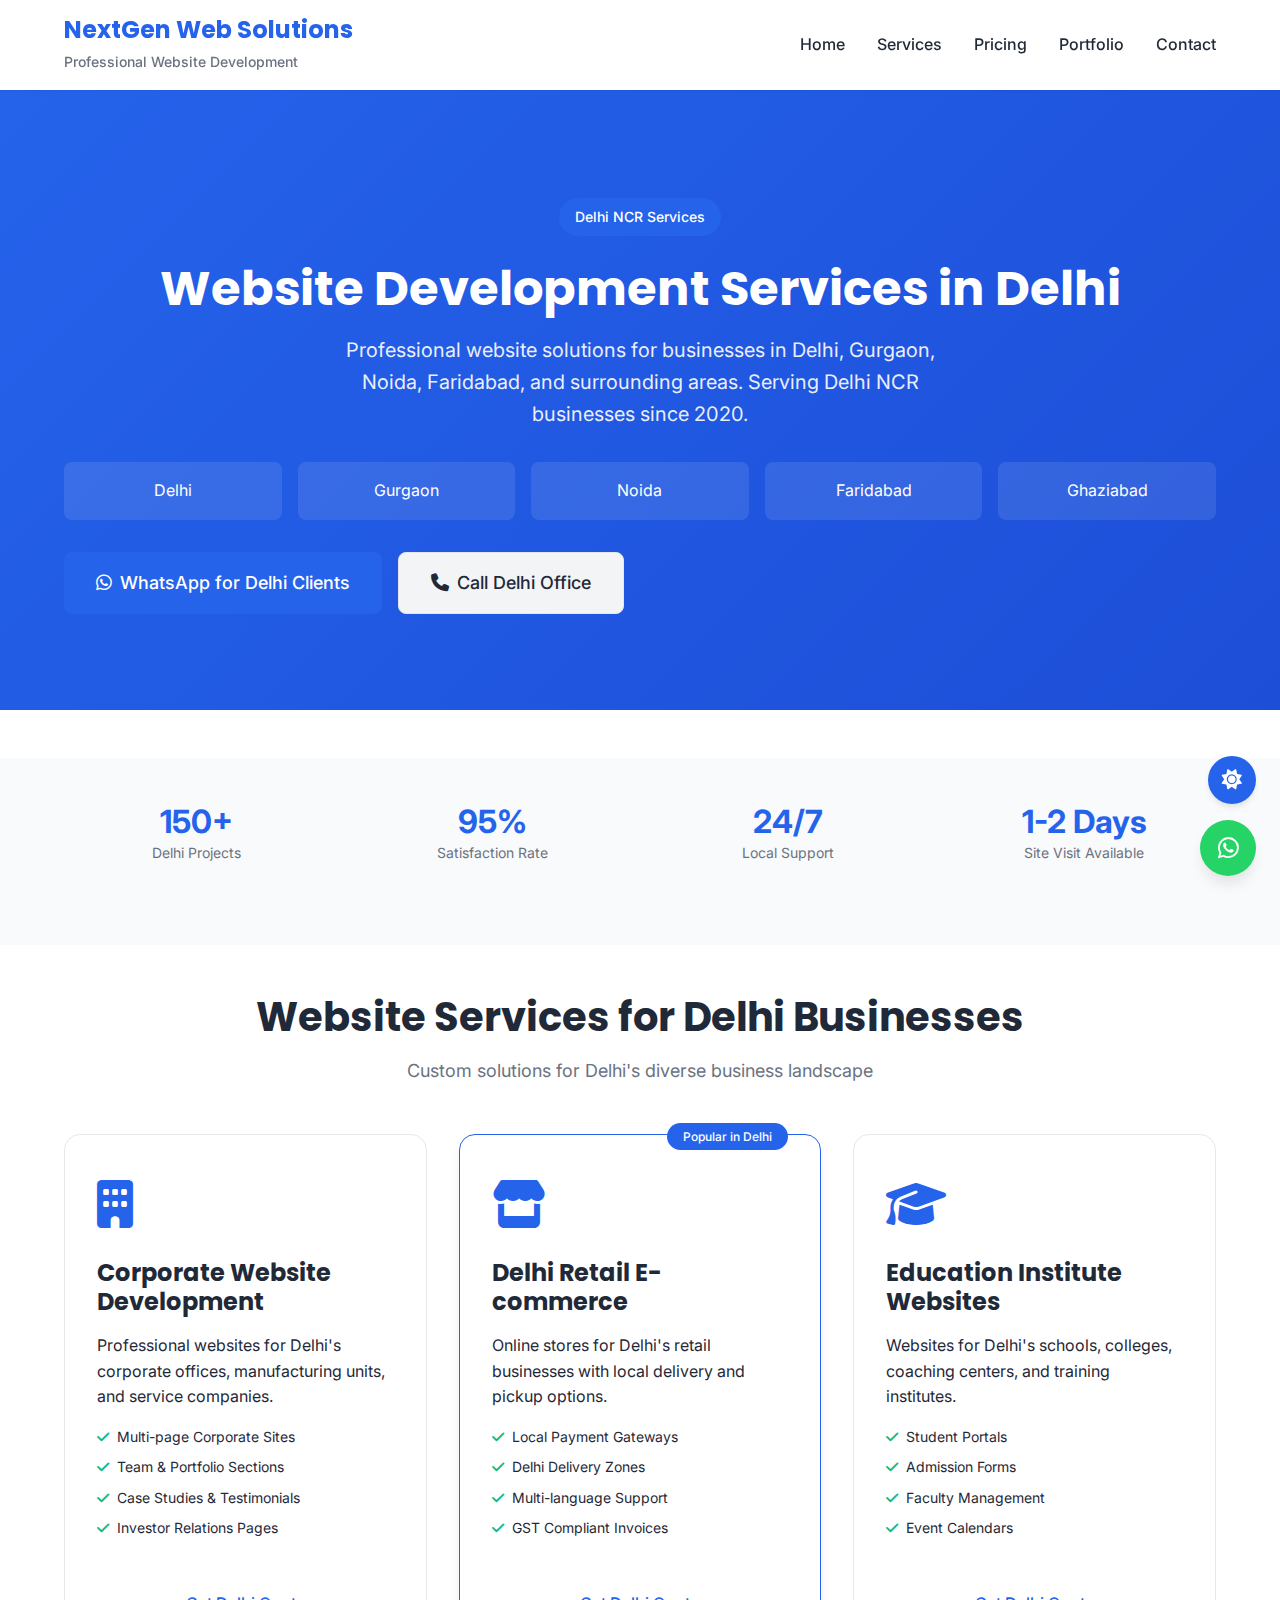
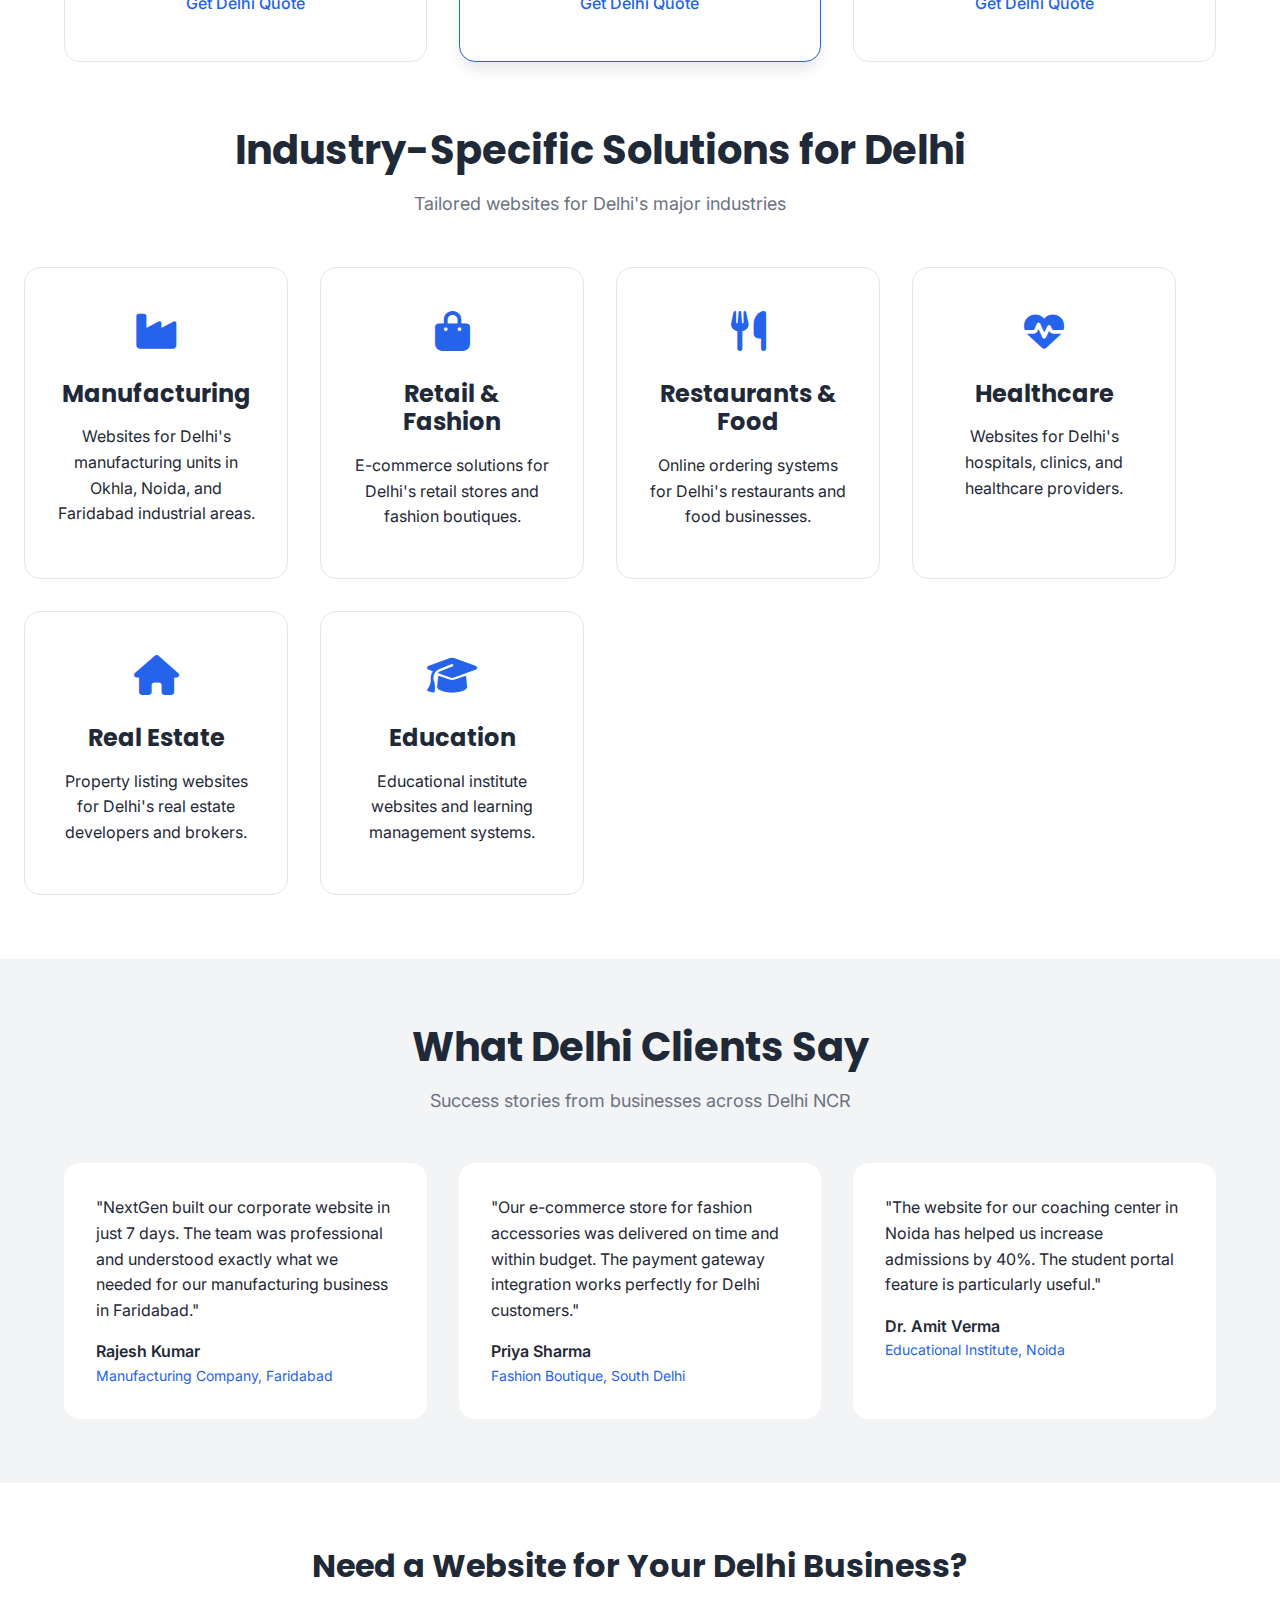
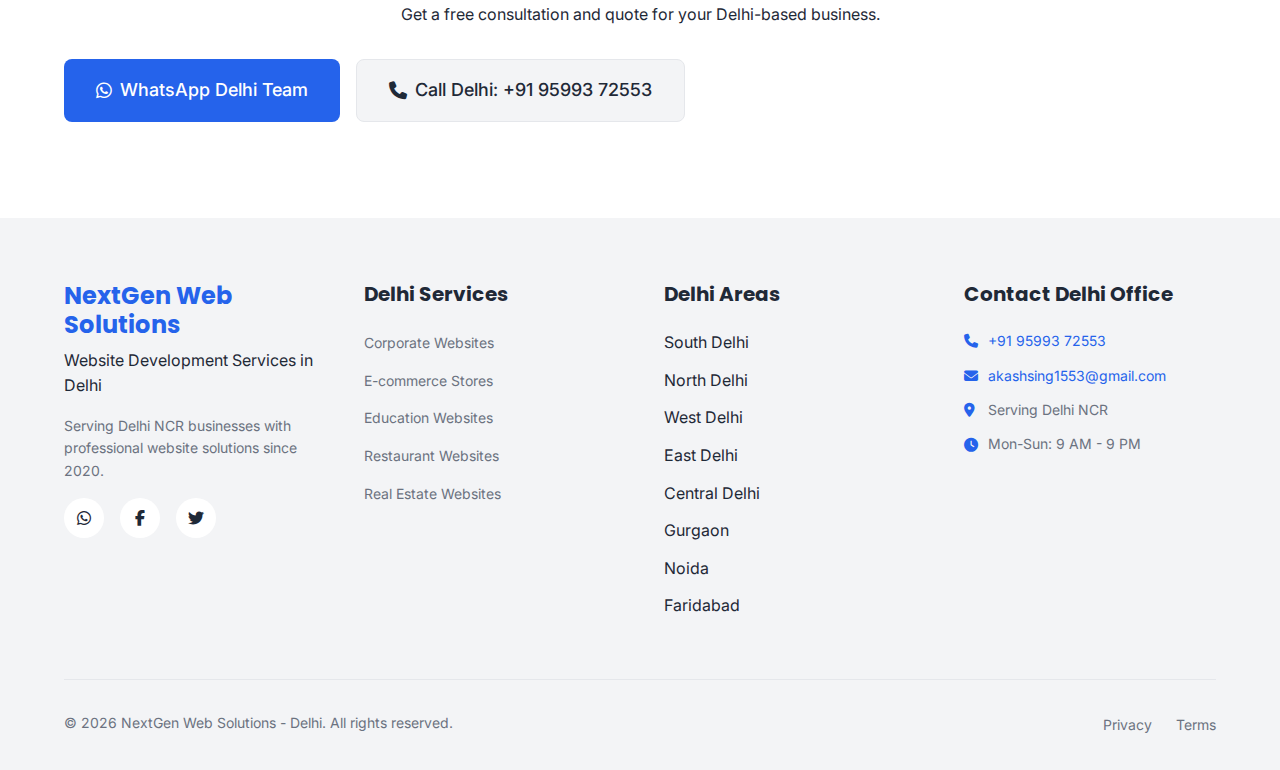
<file: cities/delhi.html>
<!DOCTYPE html>
<html lang="en" data-theme="light">
<head>
    <meta charset="UTF-8">
    <meta name="viewport" content="width=device-width, initial-scale=1.0">
    <title>Website Development Company Delhi | NextGen Web Solutions</title>
    <meta name="description" content="Professional website development services in Delhi NCR. Custom websites, e-commerce stores, and web applications for Delhi businesses.">
    <meta name="keywords" content="website development Delhi, web design Delhi, ecommerce development Delhi, website company Delhi, digital agency Delhi">
    
    <!-- Open Graph -->
    <meta property="og:title" content="Website Development Company Delhi | NextGen Web Solutions">
    <meta property="og:description" content="Professional website development services for businesses in Delhi, Gurgaon, Noida, Faridabad.">
    <meta property="og:type" content="website">
    <meta property="og:url" content="https://nextgenwebsolutions.in/cities/delhi.html">
    <meta property="og:image" content="https://nextgenwebsolutions.in/assets/images/og-image.jpg">
    
    <!-- Canonical -->
    <link rel="canonical" href="https://nextgenwebsolutions.in/cities/delhi.html">
    
    <!-- External Resources -->
    <link rel="stylesheet" href="https://cdnjs.cloudflare.com/ajax/libs/font-awesome/6.4.0/css/all.min.css">
    <link href="https://fonts.googleapis.com/css2?family=Poppins:wght@300;400;500;600;700&family=Inter:wght@400;500;600&display=swap" rel="stylesheet">
    <link rel="stylesheet" href="../../style.css">
    <link rel="icon" href="../../favicon.ico">
    
    <!-- Schema -->
    <script type="application/ld+json">
    {
      "@context": "https://schema.org",
      "@type": "LocalBusiness",
      "name": "NextGen Web Solutions - Delhi",
      "description": "Professional website development services in Delhi NCR",
      "address": {
        "@type": "PostalAddress",
        "addressLocality": "Delhi NCR",
        "addressRegion": "Delhi",
        "addressCountry": "IN"
      },
      "geo": {
        "@type": "GeoCoordinates",
        "latitude": 28.6139,
        "longitude": 77.2090
      },
      "openingHours": "Mo-Su 09:00-21:00",
      "telephone": "+919599372553"
    }
    </script>
    
    <style>
        .city-hero {
            background: linear-gradient(135deg, var(--primary-color) 0%, var(--primary-dark) 100%);
            color: white;
            padding: 8rem 0 4rem;
            margin-top: 70px;
            text-align: center;
        }
        
        .city-hero h1 {
            font-size: 3rem;
            margin-bottom: 1rem;
            color: white;
        }
        
        .city-hero p {
            font-size: 1.25rem;
            opacity: 0.9;
            max-width: 600px;
            margin: 0 auto 2rem;
        }
        
        .areas-served {
            display: grid;
            grid-template-columns: repeat(auto-fit, minmax(200px, 1fr));
            gap: 1rem;
            margin: 2rem 0;
        }
        
        .area-card {
            background: rgba(255, 255, 255, 0.1);
            border-radius: 0.5rem;
            padding: 1rem;
            text-align: center;
        }
        
        .city-stats {
            background: var(--bg-light);
            padding: 3rem 0;
            margin: 3rem 0;
        }
        
        .industry-solutions {
            margin: 4rem 0;
        }
        
        .industry-grid {
            display: grid;
            grid-template-columns: repeat(auto-fit, minmax(250px, 1fr));
            gap: 2rem;
        }
        
        .industry-card {
            background: var(--bg-color);
            border: 1px solid var(--border-color);
            border-radius: 1rem;
            padding: 2rem;
            text-align: center;
        }
        
        .industry-icon {
            font-size: 2.5rem;
            color: var(--primary-color);
            margin-bottom: 1rem;
        }
        
        .testimonial-section {
            background: var(--bg-dark);
            padding: 4rem 0;
        }
        
        .testimonial-grid {
            display: grid;
            grid-template-columns: repeat(auto-fit, minmax(300px, 1fr));
            gap: 2rem;
        }
        
        .testimonial-card {
            background: var(--bg-color);
            border-radius: 1rem;
            padding: 2rem;
        }
        
        .client-name {
            font-weight: 600;
            margin-top: 1rem;
        }
        
        .client-company {
            color: var(--primary-color);
            font-size: 0.875rem;
        }
        
        @media (max-width: 768px) {
            .city-hero {
                padding: 6rem 0 3rem;
            }
            
            .city-hero h1 {
                font-size: 2rem;
            }
        }
    </style>
</head>
<body class="loading">
    <!-- Theme Switcher -->
    <div class="theme-switcher">
        <button class="theme-btn" id="themeToggle" aria-label="Toggle theme">
            <i class="fas fa-sun"></i>
            <i class="fas fa-moon"></i>
        </button>
    </div>

    <!-- WhatsApp Float -->
    <a href="https://wa.me/919599372553?text=Hi%20NextGen,%20I%20need%20website%20development%20services%20in%20Delhi" 
       class="whatsapp-float" 
       target="_blank" 
       rel="noopener">
        <i class="fab fa-whatsapp"></i>
    </a>

    <!-- Header -->
    <header class="header" id="mainHeader">
        <div class="container">
            <nav class="navbar">
                <div class="logo">
                    <a href="../../index.html">
                        <h1>NextGen Web Solutions</h1>
                        <span class="logo-subtitle">Professional Website Development</span>
                    </a>
                </div>
                <button class="menu-toggle" id="menuToggle" aria-label="Toggle menu">
                    <i class="fas fa-bars"></i>
                </button>
                <div class="nav-links" id="navLinks">
                    <a href="../../index.html" class="nav-link">Home</a>
                    <a href="../../services-india.html" class="nav-link">Services</a>
                    <a href="../../index.html#pricing" class="nav-link">Pricing</a>
                    <a href="../../portfolio-india.html" class="nav-link">Portfolio</a>
                    <a href="../../contact-india.html" class="nav-link">Contact</a>
                </div>
            </nav>
        </div>
    </header>

    <!-- City Hero -->
    <section class="city-hero">
        <div class="container">
            <div class="hero-badge">
                <span>Delhi NCR Services</span>
            </div>
            <h1>Website Development Services in Delhi</h1>
            <p>
                Professional website solutions for businesses in Delhi, Gurgaon, Noida, Faridabad, 
                and surrounding areas. Serving Delhi NCR businesses since 2020.
            </p>
            
            <div class="areas-served">
                <div class="area-card">Delhi</div>
                <div class="area-card">Gurgaon</div>
                <div class="area-card">Noida</div>
                <div class="area-card">Faridabad</div>
                <div class="area-card">Ghaziabad</div>
            </div>
            
            <div class="hero-cta">
                <a href="https://wa.me/919599372553?text=Hi%20NextGen,%20I%20need%20website%20services%20in%20Delhi" 
                   class="btn btn-primary btn-large">
                    <i class="fab fa-whatsapp"></i> WhatsApp for Delhi Clients
                </a>
                <a href="tel:+919599372553" class="btn btn-secondary btn-large">
                    <i class="fas fa-phone"></i> Call Delhi Office
                </a>
            </div>
        </div>
    </section>

    <!-- City Stats -->
    <section class="city-stats">
        <div class="container">
            <div class="hero-stats">
                <div class="stat">
                    <div class="stat-number">150+</div>
                    <div class="stat-label">Delhi Projects</div>
                </div>
                <div class="stat">
                    <div class="stat-number">95%</div>
                    <div class="stat-label">Satisfaction Rate</div>
                </div>
                <div class="stat">
                    <div class="stat-number">24/7</div>
                    <div class="stat-label">Local Support</div>
                </div>
                <div class="stat">
                    <div class="stat-number">1-2 Days</div>
                    <div class="stat-label">Site Visit Available</div>
                </div>
            </div>
        </div>
    </section>

    <!-- Services for Delhi -->
    <section class="container">
        <div class="section-header">
            <h2 class="section-title">Website Services for Delhi Businesses</h2>
            <p class="section-subtitle">Custom solutions for Delhi's diverse business landscape</p>
        </div>
        
        <div class="services-grid">
            <div class="service-card">
                <div class="service-icon">
                    <i class="fas fa-building"></i>
                </div>
                <h3>Corporate Website Development</h3>
                <p>Professional websites for Delhi's corporate offices, manufacturing units, and service companies.</p>
                <ul class="service-features">
                    <li><i class="fas fa-check"></i> Multi-page Corporate Sites</li>
                    <li><i class="fas fa-check"></i> Team & Portfolio Sections</li>
                    <li><i class="fas fa-check"></i> Case Studies & Testimonials</li>
                    <li><i class="fas fa-check"></i> Investor Relations Pages</li>
                </ul>
                <a href="../../contact-india.html" class="btn btn-service">Get Delhi Quote</a>
            </div>
            
            <div class="service-card featured">
                <div class="service-badge">Popular in Delhi</div>
                <div class="service-icon">
                    <i class="fas fa-store"></i>
                </div>
                <h3>Delhi Retail E-commerce</h3>
                <p>Online stores for Delhi's retail businesses with local delivery and pickup options.</p>
                <ul class="service-features">
                    <li><i class="fas fa-check"></i> Local Payment Gateways</li>
                    <li><i class="fas fa-check"></i> Delhi Delivery Zones</li>
                    <li><i class="fas fa-check"></i> Multi-language Support</li>
                    <li><i class="fas fa-check"></i> GST Compliant Invoices</li>
                </ul>
                <a href="../../contact-india.html" class="btn btn-service">Get Delhi Quote</a>
            </div>
            
            <div class="service-card">
                <div class="service-icon">
                    <i class="fas fa-graduation-cap"></i>
                </div>
                <h3>Education Institute Websites</h3>
                <p>Websites for Delhi's schools, colleges, coaching centers, and training institutes.</p>
                <ul class="service-features">
                    <li><i class="fas fa-check"></i> Student Portals</li>
                    <li><i class="fas fa-check"></i> Admission Forms</li>
                    <li><i class="fas fa-check"></i> Faculty Management</li>
                    <li><i class="fas fa-check"></i> Event Calendars</li>
                </ul>
                <a href="../../contact-india.html" class="btn btn-service">Get Delhi Quote</a>
            </div>
        </div>
    </section>

    <!-- Industry Solutions -->
    <section class="industry-solutions container">
        <div class="section-header">
            <h2 class="section-title">Industry-Specific Solutions for Delhi</h2>
            <p class="section-subtitle">Tailored websites for Delhi's major industries</p>
        </div>
        
        <div class="industry-grid">
            <div class="industry-card">
                <div class="industry-icon">
                    <i class="fas fa-industry"></i>
                </div>
                <h3>Manufacturing</h3>
                <p>Websites for Delhi's manufacturing units in Okhla, Noida, and Faridabad industrial areas.</p>
            </div>
            
            <div class="industry-card">
                <div class="industry-icon">
                    <i class="fas fa-shopping-bag"></i>
                </div>
                <h3>Retail & Fashion</h3>
                <p>E-commerce solutions for Delhi's retail stores and fashion boutiques.</p>
            </div>
            
            <div class="industry-card">
                <div class="industry-icon">
                    <i class="fas fa-utensils"></i>
                </div>
                <h3>Restaurants & Food</h3>
                <p>Online ordering systems for Delhi's restaurants and food businesses.</p>
            </div>
            
            <div class="industry-card">
                <div class="industry-icon">
                    <i class="fas fa-heartbeat"></i>
                </div>
                <h3>Healthcare</h3>
                <p>Websites for Delhi's hospitals, clinics, and healthcare providers.</p>
            </div>
            
            <div class="industry-card">
                <div class="industry-icon">
                    <i class="fas fa-home"></i>
                </div>
                <h3>Real Estate</h3>
                <p>Property listing websites for Delhi's real estate developers and brokers.</p>
            </div>
            
            <div class="industry-card">
                <div class="industry-icon">
                    <i class="fas fa-graduation-cap"></i>
                </div>
                <h3>Education</h3>
                <p>Educational institute websites and learning management systems.</p>
            </div>
        </div>
    </section>

    <!-- Testimonials -->
    <section class="testimonial-section">
        <div class="container">
            <div class="section-header">
                <h2 class="section-title">What Delhi Clients Say</h2>
                <p class="section-subtitle">Success stories from businesses across Delhi NCR</p>
            </div>
            
            <div class="testimonial-grid">
                <div class="testimonial-card">
                    <p>"NextGen built our corporate website in just 7 days. The team was professional and understood exactly what we needed for our manufacturing business in Faridabad."</p>
                    <div class="client-name">Rajesh Kumar</div>
                    <div class="client-company">Manufacturing Company, Faridabad</div>
                </div>
                
                <div class="testimonial-card">
                    <p>"Our e-commerce store for fashion accessories was delivered on time and within budget. The payment gateway integration works perfectly for Delhi customers."</p>
                    <div class="client-name">Priya Sharma</div>
                    <div class="client-company">Fashion Boutique, South Delhi</div>
                </div>
                
                <div class="testimonial-card">
                    <p>"The website for our coaching center in Noida has helped us increase admissions by 40%. The student portal feature is particularly useful."</p>
                    <div class="client-name">Dr. Amit Verma</div>
                    <div class="client-company">Educational Institute, Noida</div>
                </div>
            </div>
        </div>
    </section>

    <!-- CTA Section -->
    <section class="container" style="margin: 4rem auto; text-align: center;">
        <h2>Need a Website for Your Delhi Business?</h2>
        <p style="margin-bottom: 2rem;">Get a free consultation and quote for your Delhi-based business.</p>
        <div class="hero-cta">
            <a href="https://wa.me/919599372553?text=Hi%20NextGen,%20I%20have%20a%20business%20in%20Delhi%20and%20need%20a%20website" 
               class="btn btn-primary btn-large">
                <i class="fab fa-whatsapp"></i> WhatsApp Delhi Team
            </a>
            <a href="tel:+919599372553" class="btn btn-secondary btn-large">
                <i class="fas fa-phone"></i> Call Delhi: +91 95993 72553
            </a>
        </div>
    </section>

    <!-- Footer -->
    <footer class="footer">
        <div class="container">
            <div class="footer-grid">
                <div class="footer-col">
                    <div class="footer-logo">
                        <h3>NextGen Web Solutions</h3>
                        <p>Website Development Services in Delhi</p>
                    </div>
                    <p class="footer-about">
                        Serving Delhi NCR businesses with professional website solutions since 2020.
                    </p>
                    <div class="social-links">
                        <a href="https://wa.me/919599372553" class="social-link whatsapp">
                            <i class="fab fa-whatsapp"></i>
                        </a>
                        <a href="https://facebook.com" class="social-link facebook">
                            <i class="fab fa-facebook-f"></i>
                        </a>
                        <a href="https://twitter.com" class="social-link twitter">
                            <i class="fab fa-twitter"></i>
                        </a>
                    </div>
                </div>
                
                <div class="footer-col">
                    <h4>Delhi Services</h4>
                    <ul class="footer-links">
                        <li><a href="#corporate">Corporate Websites</a></li>
                        <li><a href="#ecommerce">E-commerce Stores</a></li>
                        <li><a href="#education">Education Websites</a></li>
                        <li><a href="#restaurant">Restaurant Websites</a></li>
                        <li><a href="#realestate">Real Estate Websites</a></li>
                    </ul>
                </div>
                
                <div class="footer-col">
                    <h4>Delhi Areas</h4>
                    <ul class="footer-links">
                        <li>South Delhi</li>
                        <li>North Delhi</li>
                        <li>West Delhi</li>
                        <li>East Delhi</li>
                        <li>Central Delhi</li>
                        <li>Gurgaon</li>
                        <li>Noida</li>
                        <li>Faridabad</li>
                    </ul>
                </div>
                
                <div class="footer-col">
                    <h4>Contact Delhi Office</h4>
                    <div class="contact-info">
                        <p><i class="fas fa-phone"></i> <a href="tel:+919599372553">+91 95993 72553</a></p>
                        <p><i class="fas fa-envelope"></i> <a href="mailto:akashsing1553@gmail.com">akashsing1553@gmail.com</a></p>
                        <p><i class="fas fa-map-marker-alt"></i> Serving Delhi NCR</p>
                        <p><i class="fas fa-clock"></i> Mon-Sun: 9 AM - 9 PM</p>
                    </div>
                </div>
            </div>
            
            <div class="footer-bottom">
                <div class="footer-copyright">
                    <p>&copy; <span id="currentYear"></span> NextGen Web Solutions - Delhi. All rights reserved.</p>
                </div>
                <div class="footer-legal">
                    <a href="../../privacy.html">Privacy</a>
                    <a href="../../terms.html">Terms</a>
                </div>
            </div>
        </div>
    </footer>

    <script src="../../script.js" defer></script>
    <script>
        // Set current year
        document.getElementById('currentYear').textContent = new Date().getFullYear();
        
        // Mark body as loaded
        window.addEventListener('load', () => {
            document.body.classList.remove('loading');
            document.body.classList.add('loaded');
        });
    </script>
</body>
</html>
</file>
<file: style.css>
/* ==========================================================================
   CSS Variables & Reset
   ========================================================================== */

:root {
    /* Light Theme Colors */
    --primary-color: #2563eb;
    --primary-dark: #1d4ed8;
    --secondary-color: #10b981;
    --accent-color: #8b5cf6;
    --text-color: #1f2937;
    --text-light: #6b7280;
    --bg-color: #ffffff;
    --bg-light: #f9fafb;
    --bg-dark: #f3f4f6;
    --border-color: #e5e7eb;
    --shadow-sm: 0 1px 2px 0 rgba(0, 0, 0, 0.05);
    --shadow-md: 0 4px 6px -1px rgba(0, 0, 0, 0.1);
    --shadow-lg: 0 10px 15px -3px rgba(0, 0, 0, 0.1);
    --shadow-xl: 0 20px 25px -5px rgba(0, 0, 0, 0.1);
    
    /* Dark Theme Colors */
    --dark-primary: #3b82f6;
    --dark-secondary: #10b981;
    --dark-text: #f3f4f6;
    --dark-text-light: #d1d5db;
    --dark-bg: #111827;
    --dark-bg-light: #1f2937;
    --dark-border: #374151;
}

[data-theme="dark"] {
    --primary-color: var(--dark-primary);
    --secondary-color: var(--dark-secondary);
    --text-color: var(--dark-text);
    --text-light: var(--dark-text-light);
    --bg-color: var(--dark-bg);
    --bg-light: var(--dark-bg-light);
    --bg-dark: var(--dark-bg);
    --border-color: var(--dark-border);
}

/* Reset & Base Styles */
* {
    margin: 0;
    padding: 0;
    box-sizing: border-box;
}

html {
    scroll-behavior: smooth;
    -webkit-text-size-adjust: 100%;
    height: 100%;
    overflow-x: hidden;
}

body {
    font-family: 'Inter', sans-serif;
    color: var(--text-color);
    background-color: var(--bg-color);
    line-height: 1.6;
    font-weight: 400;
    overflow-x: hidden;
    min-height: 100vh;
    display: flex;
    flex-direction: column;
    transition: background-color 0.3s ease, color 0.3s ease;
}

/* FIXED: Removed position: fixed and added proper overflow */
body.loaded {
    opacity: 1;
}

body.loading {
    opacity: 0;
}

/* Performance Optimizations */
* {
    -webkit-tap-highlight-color: transparent;
    -webkit-touch-callout: none;
}

/* Fix for iOS rubber band effect */
html {
    overscroll-behavior-y: none;
}

/* ==========================================================================
   Typography
   ========================================================================== */

h1, h2, h3, h4, h5, h6 {
    font-family: 'Poppins', sans-serif;
    font-weight: 700;
    line-height: 1.2;
    margin-bottom: 1rem;
}

h1 {
    font-size: 2.5rem;
}

h2 {
    font-size: 2rem;
}

h3 {
    font-size: 1.5rem;
}

p {
    margin-bottom: 1rem;
}

a {
    color: var(--primary-color);
    text-decoration: none;
    transition: color 0.3s ease;
}

a:hover {
    color: var(--primary-dark);
}

.highlight {
    color: var(--primary-color);
}

/* ==========================================================================
   Layout & Container
   ========================================================================== */

.container {
    width: 100%;
    max-width: 1200px;
    margin: 0 auto;
    padding: 0 1.5rem;
}

main {
    flex: 1;
    width: 100%;
}

.text-center {
    text-align: center;
}

/* ==========================================================================
   Header & Navigation
   ========================================================================== */

.header {
    position: fixed;
    top: 0;
    left: 0;
    width: 100%;
    background-color: var(--bg-color);
    box-shadow: var(--shadow-sm);
    z-index: 1000;
    transition: transform 0.3s ease, background-color 0.3s ease;
}

.header.hidden {
    transform: translateY(-100%);
}

.navbar {
    display: flex;
    justify-content: space-between;
    align-items: center;
    padding: 1rem 0;
}

.logo h1 {
    font-size: 1.5rem;
    margin-bottom: 0.25rem;
    color: var(--primary-color);
}

.logo-subtitle {
    font-size: 0.875rem;
    color: var(--text-light);
    font-weight: 500;
}

.nav-links {
    display: flex;
    gap: 2rem;
    align-items: center;
}

.nav-link {
    color: var(--text-color);
    font-weight: 500;
    font-size: 1rem;
    position: relative;
    padding: 0.5rem 0;
}

.nav-link:hover,
.nav-link.active {
    color: var(--primary-color);
}

.nav-link::after {
    content: '';
    position: absolute;
    bottom: 0;
    left: 0;
    width: 0;
    height: 2px;
    background-color: var(--primary-color);
    transition: width 0.3s ease;
}

.nav-link:hover::after,
.nav-link.active::after {
    width: 100%;
}

.menu-toggle {
    display: none;
    background: none;
    border: none;
    font-size: 1.5rem;
    color: var(--text-color);
    cursor: pointer;
    padding: 0.5rem;
}

/* ==========================================================================
   Hero Section
   ========================================================================== */

.hero {
    padding: 8rem 0 4rem;
    background: linear-gradient(135deg, var(--bg-light) 0%, var(--bg-color) 100%);
    position: relative;
    overflow: hidden;
}

.hero::before {
    content: '';
    position: absolute;
    top: 0;
    left: 0;
    right: 0;
    bottom: 0;
    background: 
        radial-gradient(circle at 20% 50%, rgba(37, 99, 235, 0.1) 0%, transparent 50%),
        radial-gradient(circle at 80% 20%, rgba(139, 92, 246, 0.1) 0%, transparent 50%);
    z-index: 0;
}

.hero-content {
    position: relative;
    z-index: 1;
    max-width: 800px;
}

.hero-badge {
    display: inline-block;
    background-color: var(--primary-color);
    color: white;
    padding: 0.5rem 1rem;
    border-radius: 2rem;
    font-size: 0.875rem;
    font-weight: 500;
    margin-bottom: 1.5rem;
}

.hero-title {
    font-size: 3rem;
    margin-bottom: 1.5rem;
    line-height: 1.1;
}

.hero-subtitle {
    font-size: 1.25rem;
    color: var(--text-light);
    margin-bottom: 2rem;
    max-width: 600px;
}

.hero-stats {
    display: flex;
    gap: 2rem;
    margin-bottom: 2rem;
    flex-wrap: wrap;
}

.stat {
    text-align: center;
    flex: 1;
    min-width: 100px;
}

.stat-number {
    font-size: 2rem;
    font-weight: 700;
    color: var(--primary-color);
    line-height: 1;
}

.stat-label {
    font-size: 0.875rem;
    color: var(--text-light);
    margin-top: 0.25rem;
}

.hero-cta {
    display: flex;
    gap: 1rem;
    margin-bottom: 2rem;
    flex-wrap: wrap;
}

.hero-features {
    display: grid;
    grid-template-columns: repeat(auto-fit, minmax(200px, 1fr));
    gap: 1rem;
    margin-top: 2rem;
}

.feature {
    display: flex;
    align-items: center;
    gap: 0.5rem;
    font-size: 0.875rem;
    color: var(--text-light);
}

.feature i {
    color: var(--primary-color);
}

/* ==========================================================================
   Buttons
   ========================================================================== */

.btn {
    display: inline-flex;
    align-items: center;
    justify-content: center;
    gap: 0.5rem;
    padding: 0.75rem 1.5rem;
    border-radius: 0.5rem;
    font-weight: 500;
    font-size: 1rem;
    cursor: pointer;
    border: none;
    transition: all 0.3s ease;
    text-align: center;
    text-decoration: none;
}

.btn-primary {
    background-color: var(--primary-color);
    color: white;
}

.btn-primary:hover {
    background-color: var(--primary-dark);
    color: white;
    transform: translateY(-2px);
    box-shadow: var(--shadow-md);
}

.btn-secondary {
    background-color: var(--bg-dark);
    color: var(--text-color);
    border: 1px solid var(--border-color);
}

.btn-secondary:hover {
    background-color: var(--border-color);
    transform: translateY(-2px);
    box-shadow: var(--shadow-sm);
}

.btn-large {
    padding: 1rem 2rem;
    font-size: 1.125rem;
}

.btn-service, .btn-price {
    width: 100%;
    margin-top: 1rem;
}

.btn-submit {
    width: 100%;
    padding: 1rem;
    font-size: 1.125rem;
}

/* ==========================================================================
   Sections Common Styles
   ========================================================================== */

.section-header {
    text-align: center;
    margin-bottom: 3rem;
}

.section-title {
    font-size: 2.5rem;
    margin-bottom: 1rem;
}

.section-subtitle {
    color: var(--text-light);
    font-size: 1.125rem;
    max-width: 600px;
    margin: 0 auto;
}

section {
    padding: 5rem 0;
}

/* ==========================================================================
   Services Section
   ========================================================================== */

.services-grid {
    display: grid;
    grid-template-columns: repeat(auto-fit, minmax(300px, 1fr));
    gap: 2rem;
}

.service-card {
    background: var(--bg-color);
    border: 1px solid var(--border-color);
    border-radius: 1rem;
    padding: 2rem;
    transition: all 0.3s ease;
    position: relative;
}

.service-card:hover {
    transform: translateY(-5px);
    box-shadow: var(--shadow-xl);
    border-color: var(--primary-color);
}

.service-card.featured {
    border-color: var(--primary-color);
    box-shadow: var(--shadow-lg);
}

.service-badge {
    position: absolute;
    top: -0.75rem;
    right: 2rem;
    background-color: var(--primary-color);
    color: white;
    padding: 0.25rem 1rem;
    border-radius: 1rem;
    font-size: 0.75rem;
    font-weight: 500;
}

.service-icon {
    font-size: 3rem;
    color: var(--primary-color);
    margin-bottom: 1rem;
}

.service-title {
    font-size: 1.5rem;
    margin-bottom: 1rem;
}

.service-description {
    color: var(--text-light);
    margin-bottom: 1.5rem;
    min-height: 4rem;
}

.service-features {
    list-style: none;
    margin-bottom: 1.5rem;
}

.service-features li {
    display: flex;
    align-items: center;
    gap: 0.5rem;
    margin-bottom: 0.5rem;
    font-size: 0.875rem;
}

.service-features i {
    color: var(--secondary-color);
}

.service-price {
    font-size: 1.5rem;
    font-weight: 700;
    color: var(--primary-color);
    text-align: center;
    margin: 1rem 0;
}

/* ==========================================================================
   Why Choose Us Section
   ========================================================================== */

.features-grid {
    display: grid;
    grid-template-columns: repeat(auto-fit, minmax(250px, 1fr));
    gap: 2rem;
}

.feature-card {
    background: var(--bg-light);
    border-radius: 1rem;
    padding: 2rem;
    text-align: center;
    transition: transform 0.3s ease;
}

.feature-card:hover {
    transform: translateY(-5px);
    box-shadow: var(--shadow-md);
}

.feature-icon {
    font-size: 2.5rem;
    color: var(--primary-color);
    margin-bottom: 1rem;
}

.feature-card h3 {
    margin-bottom: 0.5rem;
}

.feature-card p {
    color: var(--text-light);
    font-size: 0.875rem;
}

/* ==========================================================================
   Pricing Section
   ========================================================================== */

.pricing-grid {
    display: grid;
    grid-template-columns: repeat(auto-fit, minmax(300px, 1fr));
    gap: 2rem;
}

.price-card {
    background: var(--bg-color);
    border: 1px solid var(--border-color);
    border-radius: 1rem;
    padding: 2rem;
    transition: all 0.3s ease;
    position: relative;
}

.price-card:hover {
    transform: translateY(-5px);
    box-shadow: var(--shadow-lg);
}

.price-card.popular {
    border-color: var(--primary-color);
    box-shadow: var(--shadow-lg);
}

.popular-badge {
    position: absolute;
    top: -0.75rem;
    left: 50%;
    transform: translateX(-50%);
    background-color: var(--primary-color);
    color: white;
    padding: 0.25rem 1rem;
    border-radius: 1rem;
    font-size: 0.75rem;
    font-weight: 500;
    white-space: nowrap;
}

.price-header {
    text-align: center;
    margin-bottom: 2rem;
    padding-bottom: 2rem;
    border-bottom: 1px solid var(--border-color);
}

.price-amount {
    margin-top: 1rem;
}

.price-amount .currency {
    font-size: 1.5rem;
    font-weight: 700;
    color: var(--text-light);
}

.price-amount .amount {
    font-size: 3rem;
    font-weight: 700;
    color: var(--primary-color);
    line-height: 1;
}

.price-amount .period {
    display: block;
    font-size: 0.875rem;
    color: var(--text-light);
    margin-top: 0.25rem;
}

.price-features {
    list-style: none;
    margin-bottom: 2rem;
}

.price-features li {
    display: flex;
    align-items: center;
    gap: 0.5rem;
    margin-bottom: 0.75rem;
    font-size: 0.875rem;
}

.price-features i {
    color: var(--secondary-color);
}

.price-features i.fa-times {
    color: var(--text-light);
    opacity: 0.5;
}

.pricing-note {
    margin-top: 3rem;
    padding: 1.5rem;
    background: var(--bg-light);
    border-radius: 0.5rem;
    text-align: center;
    color: var(--text-light);
    font-size: 0.875rem;
}

.pricing-note i {
    color: var(--primary-color);
    margin-right: 0.5rem;
}

/* ==========================================================================
   Portfolio Section
   ========================================================================== */

.portfolio-grid {
    display: grid;
    grid-template-columns: repeat(auto-fit, minmax(300px, 1fr));
    gap: 2rem;
}

.portfolio-item {
    background: var(--bg-color);
    border: 1px solid var(--border-color);
    border-radius: 1rem;
    overflow: hidden;
    transition: all 0.3s ease;
}

.portfolio-item:hover {
    transform: translateY(-5px);
    box-shadow: var(--shadow-xl);
}

.portfolio-image {
    height: 200px;
    background: var(--bg-light);
    display: flex;
    align-items: center;
    justify-content: center;
}

.image-placeholder {
    font-size: 4rem;
    color: var(--primary-color);
    opacity: 0.5;
}

.portfolio-content {
    padding: 1.5rem;
}

.portfolio-content h3 {
    margin-bottom: 0.5rem;
}

.portfolio-content p {
    color: var(--text-light);
    font-size: 0.875rem;
    margin-bottom: 1rem;
}

.portfolio-tech {
    display: flex;
    gap: 0.5rem;
    flex-wrap: wrap;
}

.portfolio-tech span {
    background: var(--bg-light);
    color: var(--text-light);
    padding: 0.25rem 0.75rem;
    border-radius: 1rem;
    font-size: 0.75rem;
    font-weight: 500;
}

/* ==========================================================================
   Contact Section
   ========================================================================== */

.contact-wrapper {
    display: grid;
    grid-template-columns: 1fr 1fr;
    gap: 3rem;
    align-items: start;
}

.quote-form {
    background: var(--bg-color);
    border: 1px solid var(--border-color);
    border-radius: 1rem;
    padding: 2rem;
}

.form-group {
    margin-bottom: 1.5rem;
}

.form-row {
    display: grid;
    grid-template-columns: 1fr 1fr;
    gap: 1rem;
}

input, select, textarea {
    width: 100%;
    padding: 0.75rem 1rem;
    border: 1px solid var(--border-color);
    border-radius: 0.5rem;
    background: var(--bg-color);
    color: var(--text-color);
    font-family: 'Inter', sans-serif;
    font-size: 1rem;
    transition: all 0.3s ease;
}

input:focus, select:focus, textarea:focus {
    outline: none;
    border-color: var(--primary-color);
    box-shadow: 0 0 0 3px rgba(37, 99, 235, 0.1);
}

input::placeholder, textarea::placeholder {
    color: var(--text-light);
}

textarea {
    resize: vertical;
    min-height: 120px;
}

.contact-info-card {
    background: var(--bg-light);
    border-radius: 1rem;
    padding: 2rem;
}

.contact-method {
    display: flex;
    gap: 1rem;
    margin-bottom: 2rem;
    align-items: flex-start;
}

.contact-icon {
    width: 3rem;
    height: 3rem;
    background: var(--primary-color);
    color: white;
    border-radius: 50%;
    display: flex;
    align-items: center;
    justify-content: center;
    font-size: 1.25rem;
    flex-shrink: 0;
}

.contact-details h4 {
    margin-bottom: 0.25rem;
    font-size: 1.125rem;
}

.contact-details a {
    color: var(--text-color);
    font-weight: 600;
    font-size: 1.125rem;
    display: block;
    margin-bottom: 0.25rem;
}

.contact-details p {
    color: var(--text-light);
    font-size: 0.875rem;
    margin: 0;
}

.working-hours {
    margin-top: 2rem;
    padding-top: 2rem;
    border-top: 1px solid var(--border-color);
}

.working-hours h4 {
    display: flex;
    align-items: center;
    gap: 0.5rem;
    margin-bottom: 0.5rem;
}

.working-hours p {
    color: var(--text-light);
    font-size: 0.875rem;
    margin-bottom: 0.25rem;
}

/* ==========================================================================
   Footer
   ========================================================================== */

.footer {
    background: var(--bg-dark);
    padding: 4rem 0 2rem;
    margin-top: auto;
}

.footer-grid {
    display: grid;
    grid-template-columns: repeat(auto-fit, minmax(250px, 1fr));
    gap: 3rem;
    margin-bottom: 3rem;
}

.footer-col h4 {
    font-size: 1.25rem;
    margin-bottom: 1.5rem;
    color: var(--text-color);
}

.footer-logo h3 {
    font-size: 1.5rem;
    color: var(--primary-color);
    margin-bottom: 0.5rem;
}

.footer-about {
    color: var(--text-light);
    font-size: 0.875rem;
    margin: 1rem 0;
}

.social-links {
    display: flex;
    gap: 1rem;
    margin-top: 1rem;
}

.social-link {
    width: 2.5rem;
    height: 2.5rem;
    border-radius: 50%;
    background: var(--bg-color);
    color: var(--text-color);
    display: flex;
    align-items: center;
    justify-content: center;
    transition: all 0.3s ease;
}

.social-link:hover {
    transform: translateY(-2px);
    color: white;
}

.social-link.whatsapp:hover {
    background: #25D366;
}

.social-link.facebook:hover {
    background: #1877F2;
}

.social-link.twitter:hover {
    background: #1DA1F2;
}

.social-link.linkedin:hover {
    background: #0A66C2;
}

.social-link.instagram:hover {
    background: linear-gradient(45deg, #405DE6, #5851DB, #833AB4, #C13584, #E1306C, #FD1D1D);
}

.footer-links {
    list-style: none;
}

.footer-links li {
    margin-bottom: 0.75rem;
}

.footer-links a {
    color: var(--text-light);
    font-size: 0.875rem;
}

.footer-links a:hover {
    color: var(--primary-color);
}

.contact-info p {
    display: flex;
    align-items: center;
    gap: 0.5rem;
    margin-bottom: 0.75rem;
    font-size: 0.875rem;
    color: var(--text-light);
}

.contact-info i {
    width: 1rem;
    color: var(--primary-color);
}

.footer-bottom {
    border-top: 1px solid var(--border-color);
    padding-top: 2rem;
    display: flex;
    justify-content: space-between;
    align-items: center;
    flex-wrap: wrap;
    gap: 1rem;
}

.footer-copyright p {
    color: var(--text-light);
    font-size: 0.875rem;
    margin-bottom: 0.25rem;
}

.footer-legal {
    display: flex;
    gap: 1.5rem;
}

.footer-legal a {
    color: var(--text-light);
    font-size: 0.875rem;
}

.footer-legal a:hover {
    color: var(--primary-color);
}

/* ==========================================================================
   Modals
   ========================================================================== */

.modal {
    display: none;
    position: fixed;
    top: 0;
    left: 0;
    width: 100%;
    height: 100%;
    background: rgba(0, 0, 0, 0.5);
    z-index: 2000;
    align-items: center;
    justify-content: center;
    opacity: 0;
    transition: opacity 0.3s ease;
}

.modal.show {
    display: flex;
    opacity: 1;
}

.modal-content {
    background: var(--bg-color);
    border-radius: 1rem;
    padding: 3rem;
    max-width: 500px;
    width: 90%;
    text-align: center;
    box-shadow: var(--shadow-xl);
    transform: translateY(-20px);
    transition: transform 0.3s ease;
}

.modal.show .modal-content {
    transform: translateY(0);
}

.modal-icon {
    font-size: 4rem;
    color: var(--secondary-color);
    margin-bottom: 1rem;
}

.modal-content h3 {
    margin-bottom: 1rem;
    font-size: 1.5rem;
}

.modal-content p {
    color: var(--text-light);
    margin-bottom: 2rem;
}

/* ==========================================================================
   Floating Elements
   ========================================================================== */

.theme-switcher {
    position: fixed;
    bottom: 6rem;
    right: 1.5rem;
    z-index: 1001;
}

.theme-btn {
    width: 3rem;
    height: 3rem;
    border-radius: 50%;
    background: var(--primary-color);
    color: white;
    border: none;
    cursor: pointer;
    display: flex;
    align-items: center;
    justify-content: center;
    font-size: 1.25rem;
    box-shadow: var(--shadow-md);
    transition: all 0.3s ease;
    position: relative;
}

.theme-btn:hover {
    transform: scale(1.1);
    box-shadow: var(--shadow-lg);
}

.theme-btn .fa-sun {
    display: block;
}

.theme-btn .fa-moon {
    display: none;
}

[data-theme="dark"] .theme-btn .fa-sun {
    display: none;
}

[data-theme="dark"] .theme-btn .fa-moon {
    display: block;
}

.whatsapp-float {
    position: fixed;
    bottom: 1.5rem;
    right: 1.5rem;
    width: 3.5rem;
    height: 3.5rem;
    background: #25D366;
    color: white;
    border-radius: 50%;
    display: flex;
    align-items: center;
    justify-content: center;
    font-size: 1.5rem;
    box-shadow: var(--shadow-lg);
    z-index: 1001;
    transition: all 0.3s ease;
}

.whatsapp-float:hover {
    transform: scale(1.1);
    box-shadow: var(--shadow-xl);
}

/* ==========================================================================
   Chatbot
   ========================================================================== */

.chatbot-container {
    position: fixed;
    bottom: 6rem;
    right: 1.5rem;
    z-index: 1002;
    width: 350px;
    max-width: calc(100vw - 3rem);
}

.chatbot-toggle {
    position: absolute;
    bottom: 0;
    right: 0;
    width: 3.5rem;
    height: 3.5rem;
    background: var(--primary-color);
    color: white;
    border-radius: 50%;
    display: flex;
    align-items: center;
    justify-content: center;
    font-size: 1.5rem;
    cursor: pointer;
    box-shadow: var(--shadow-lg);
    transition: all 0.3s ease;
    border: none;
    z-index: 1003;
}

.chatbot-toggle:hover {
    transform: scale(1.1);
    box-shadow: var(--shadow-xl);
}

.chatbot-window {
    position: absolute;
    bottom: 4rem;
    right: 0;
    width: 100%;
    background: var(--bg-color);
    border-radius: 1rem;
    box-shadow: var(--shadow-xl);
    display: none;
    flex-direction: column;
    overflow: hidden;
    border: 1px solid var(--border-color);
}

.chatbot-window.show {
    display: flex;
}

.chatbot-header {
    background: var(--primary-color);
    color: white;
    padding: 1rem;
    display: flex;
    justify-content: space-between;
    align-items: center;
}

.chatbot-header h3 {
    margin: 0;
    font-size: 1rem;
}

.chatbot-close {
    background: none;
    border: none;
    color: white;
    font-size: 1.25rem;
    cursor: pointer;
    padding: 0.25rem;
}

.chatbot-messages {
    flex: 1;
    padding: 1rem;
    max-height: 300px;
    overflow-y: auto;
}

.message {
    margin-bottom: 1rem;
    padding: 0.75rem 1rem;
    border-radius: 0.75rem;
    max-width: 80%;
    word-wrap: break-word;
}

.message.bot {
    background: var(--bg-light);
    align-self: flex-start;
}

.message.user {
    background: var(--primary-color);
    color: white;
    align-self: flex-end;
    margin-left: auto;
}

.chatbot-options {
    padding: 1rem;
    border-top: 1px solid var(--border-color);
    display: flex;
    flex-direction: column;
    gap: 0.5rem;
}

.option-btn {
    padding: 0.75rem;
    background: var(--bg-light);
    border: 1px solid var(--border-color);
    border-radius: 0.5rem;
    cursor: pointer;
    text-align: left;
    font-size: 0.875rem;
    transition: all 0.3s ease;
}

.option-btn:hover {
    background: var(--bg-dark);
    border-color: var(--primary-color);
}

.whatsapp-redirect {
    display: flex;
    align-items: center;
    justify-content: center;
    gap: 0.5rem;
    padding: 0.75rem;
    background: #25D366;
    color: white;
    border: none;
    border-radius: 0.5rem;
    cursor: pointer;
    font-weight: 500;
    transition: all 0.3s ease;
    margin-top: 0.5rem;
}

.whatsapp-redirect:hover {
    background: #128C7E;
    transform: translateY(-2px);
}

/* ==========================================================================
   Page Header & Breadcrumb (for service/city pages)
   ========================================================================== */

.page-header {
    background: linear-gradient(135deg, var(--primary-color) 0%, var(--primary-dark) 100%);
    color: white;
    padding: 8rem 0 4rem;
    text-align: center;
    margin-top: 70px;
}

.page-header h1 {
    font-size: 3rem;
    margin-bottom: 1rem;
    color: white;
}

.page-header p {
    font-size: 1.25rem;
    opacity: 0.9;
    max-width: 600px;
    margin: 0 auto;
}

.breadcrumb {
    padding: 1rem 0;
    background: var(--bg-light);
    margin-bottom: 3rem;
}

.breadcrumb-content {
    display: flex;
    align-items: center;
    gap: 0.5rem;
    font-size: 0.875rem;
    color: var(--text-light);
}

.breadcrumb a {
    color: var(--text-light);
}

.breadcrumb a:hover {
    color: var(--primary-color);
}

/* ==========================================================================
   City & Industry Pages
   ========================================================================== */

.city-hero {
    background: linear-gradient(135deg, var(--primary-color) 0%, var(--primary-dark) 100%);
    color: white;
    padding: 8rem 0 4rem;
    margin-top: 70px;
    text-align: center;
}

.city-hero h1 {
    font-size: 3rem;
    margin-bottom: 1rem;
    color: white;
}

.city-hero p {
    font-size: 1.25rem;
    opacity: 0.9;
    max-width: 600px;
    margin: 0 auto 2rem;
}

.areas-served {
    display: grid;
    grid-template-columns: repeat(auto-fit, minmax(150px, 1fr));
    gap: 1rem;
    margin: 2rem 0;
}

.area-card {
    background: rgba(255, 255, 255, 0.1);
    border-radius: 0.5rem;
    padding: 1rem;
    text-align: center;
    color: white;
}

.city-stats {
    background: var(--bg-light);
    padding: 3rem 0;
    margin: 3rem 0;
}

.industry-solutions {
    margin: 4rem 0;
}

.industry-grid {
    display: grid;
    grid-template-columns: repeat(auto-fit, minmax(250px, 1fr));
    gap: 2rem;
}

.industry-card {
    background: var(--bg-color);
    border: 1px solid var(--border-color);
    border-radius: 1rem;
    padding: 2rem;
    text-align: center;
    transition: all 0.3s ease;
}

.industry-card:hover {
    transform: translateY(-5px);
    box-shadow: var(--shadow-lg);
}

.industry-icon {
    font-size: 2.5rem;
    color: var(--primary-color);
    margin-bottom: 1rem;
}

.testimonial-section {
    background: var(--bg-dark);
    padding: 4rem 0;
}

.testimonial-grid {
    display: grid;
    grid-template-columns: repeat(auto-fit, minmax(300px, 1fr));
    gap: 2rem;
}

.testimonial-card {
    background: var(--bg-color);
    border-radius: 1rem;
    padding: 2rem;
}

.client-name {
    font-weight: 600;
    margin-top: 1rem;
}

.client-company {
    color: var(--primary-color);
    font-size: 0.875rem;
}

/* ==========================================================================
   About Page Styles
   ========================================================================== */

.about-hero {
    background: linear-gradient(135deg, var(--bg-light) 0%, var(--bg-color) 100%);
    padding: 8rem 0 4rem;
    margin-top: 70px;
}

.about-content {
    max-width: 800px;
    margin: 0 auto;
}

.mission-vision {
    display: grid;
    grid-template-columns: repeat(auto-fit, minmax(300px, 1fr));
    gap: 2rem;
    margin: 4rem 0;
}

.mission-card, .vision-card {
    background: var(--bg-color);
    border: 1px solid var(--border-color);
    border-radius: 1rem;
    padding: 2rem;
    text-align: center;
}

.mission-icon, .vision-icon {
    font-size: 3rem;
    color: var(--primary-color);
    margin-bottom: 1rem;
}

.team-section {
    background: var(--bg-light);
    padding: 4rem 0;
}

.team-member {
    text-align: center;
    margin-bottom: 2rem;
}

.member-photo {
    width: 150px;
    height: 150px;
    border-radius: 50%;
    background: var(--primary-color);
    margin: 0 auto 1rem;
    display: flex;
    align-items: center;
    justify-content: center;
    color: white;
    font-size: 4rem;
}

.member-name {
    font-size: 1.25rem;
    font-weight: 600;
    margin-bottom: 0.5rem;
}

.member-role {
    color: var(--primary-color);
    font-weight: 500;
    margin-bottom: 1rem;
}

.timeline {
    position: relative;
    max-width: 800px;
    margin: 4rem auto;
}

.timeline::before {
    content: '';
    position: absolute;
    left: 50%;
    top: 0;
    bottom: 0;
    width: 2px;
    background: var(--primary-color);
    transform: translateX(-50%);
}

.timeline-item {
    margin-bottom: 3rem;
    position: relative;
}

.timeline-content {
    background: var(--bg-color);
    border: 1px solid var(--border-color);
    border-radius: 1rem;
    padding: 1.5rem;
    width: 45%;
    position: relative;
}

.timeline-item:nth-child(odd) .timeline-content {
    margin-left: auto;
}

.timeline-item:nth-child(even) .timeline-content {
    margin-right: auto;
}

.timeline-year {
    position: absolute;
    left: 50%;
    top: 0;
    transform: translateX(-50%);
    background: var(--primary-color);
    color: white;
    padding: 0.5rem 1rem;
    border-radius: 2rem;
    font-weight: 600;
    z-index: 1;
}

.values-grid {
    display: grid;
    grid-template-columns: repeat(auto-fit, minmax(250px, 1fr));
    gap: 2rem;
    margin: 3rem 0;
}

.value-card {
    text-align: center;
    padding: 2rem;
    background: var(--bg-color);
    border: 1px solid var(--border-color);
    border-radius: 1rem;
    transition: transform 0.3s ease;
}

.value-card:hover {
    transform: translateY(-5px);
}

.value-icon {
    font-size: 2.5rem;
    color: var(--primary-color);
    margin-bottom: 1rem;
}

/* ==========================================================================
   Service Page Styles
   ========================================================================== */

.service-detail {
    margin-bottom: 4rem;
}

.service-detail-header {
    text-align: center;
    margin-bottom: 3rem;
}

.service-detail-icon {
    font-size: 4rem;
    color: var(--primary-color);
    margin-bottom: 1rem;
}

.service-process {
    background: var(--bg-light);
    border-radius: 1rem;
    padding: 3rem;
    margin: 4rem 0;
}

.process-steps {
    display: grid;
    grid-template-columns: repeat(auto-fit, minmax(250px, 1fr));
    gap: 2rem;
    margin-top: 2rem;
}

.process-step {
    text-align: center;
}

.step-number {
    width: 3rem;
    height: 3rem;
    background: var(--primary-color);
    color: white;
    border-radius: 50%;
    display: flex;
    align-items: center;
    justify-content: center;
    font-weight: 700;
    margin: 0 auto 1rem;
}

.service-faq {
    margin: 4rem 0;
}

.faq-list {
    max-width: 800px;
    margin: 0 auto;
}

.faq-item {
    background: var(--bg-light);
    border-radius: 0.5rem;
    margin-bottom: 1rem;
    overflow: hidden;
    transition: all 0.3s ease;
}

.faq-question {
    padding: 1.5rem;
    display: flex;
    justify-content: space-between;
    align-items: center;
    cursor: pointer;
    font-weight: 600;
}

.faq-answer {
    padding: 0 1.5rem;
    max-height: 0;
    overflow: hidden;
    transition: all 0.3s ease;
    color: var(--text-light);
}

.faq-item.active .faq-answer {
    padding: 0 1.5rem 1.5rem;
    max-height: 500px;
}

.faq-toggle {
    transition: transform 0.3s ease;
}

.faq-item.active .faq-toggle {
    transform: rotate(180deg);
}

.cta-section {
    background: linear-gradient(135deg, var(--primary-color) 0%, var(--primary-dark) 100%);
    color: white;
    padding: 4rem 0;
    text-align: center;
    margin: 4rem 0;
}

.cta-section h2 {
    color: white;
    margin-bottom: 1rem;
}

.cta-section p {
    opacity: 0.9;
    margin-bottom: 2rem;
}

.cta-buttons {
    display: flex;
    gap: 1rem;
    justify-content: center;
    flex-wrap: wrap;
}

/* ==========================================================================
   Cities Grid (for index page)
   ========================================================================== */

.cities-grid {
    display: grid;
    grid-template-columns: repeat(auto-fit, minmax(250px, 1fr));
    gap: 2rem;
    margin: 3rem 0;
}

.city-card {
    background: var(--bg-color);
    border: 1px solid var(--border-color);
    border-radius: 1rem;
    padding: 2rem;
    text-align: center;
    transition: all 0.3s ease;
    display: block;
    color: var(--text-color);
}

.city-card:hover {
    transform: translateY(-5px);
    box-shadow: var(--shadow-lg);
    border-color: var(--primary-color);
}

.city-card i {
    font-size: 3rem;
    color: var(--primary-color);
    margin-bottom: 1rem;
}

/* ==========================================================================
   Contact CTA (for index page)
   ========================================================================== */

.contact-cta {
    text-align: center;
}

.contact-methods {
    display: grid;
    grid-template-columns: repeat(auto-fit, minmax(250px, 1fr));
    gap: 2rem;
    margin: 3rem 0;
}

.contact-method {
    text-align: center;
    padding: 2rem;
    background: var(--bg-light);
    border-radius: 1rem;
}

.contact-icon-large {
    font-size: 3rem;
    color: var(--primary-color);
    margin-bottom: 1rem;
}

/* ==========================================================================
   Form Validation Styles
   ========================================================================== */

.error-message {
    color: #ef4444;
    font-size: 0.75rem;
    margin-top: 0.25rem;
}

input.error,
select.error,
textarea.error {
    border-color: #ef4444;
}

input.error:focus,
select.error:focus,
textarea.error:focus {
    box-shadow: 0 0 0 3px rgba(239, 68, 68, 0.1);
}

/* ==========================================================================
   Responsive Design
   ========================================================================== */

/* Tablet */
@media (max-width: 992px) {
    .hero-title {
        font-size: 2.5rem;
    }
    
    .section-title {
        font-size: 2rem;
    }
    
    .hero-stats {
        gap: 1.5rem;
    }
    
    .hero-cta {
        flex-direction: column;
    }
    
    .contact-wrapper {
        grid-template-columns: 1fr;
    }
    
    .form-row {
        grid-template-columns: 1fr;
    }
    
    .chatbot-container {
        width: 300px;
    }
    
    .page-header h1,
    .city-hero h1 {
        font-size: 2.5rem;
    }
    
    .service-process {
        padding: 2rem;
    }
}

/* Mobile */
@media (max-width: 768px) {
    h1 {
        font-size: 2rem;
    }
    
    h2 {
        font-size: 1.75rem;
    }
    
    .section-title {
        font-size: 1.75rem;
    }
    
    .header {
        padding: 0.5rem 0;
    }
    
    .menu-toggle {
        display: block;
    }
    
    .nav-links {
        position: fixed;
        top: 70px;
        left: 0;
        width: 100%;
        background: var(--bg-color);
        flex-direction: column;
        padding: 1rem;
        box-shadow: var(--shadow-md);
        display: none;
        z-index: 999;
    }
    
    .nav-links.show {
        display: flex;
    }
    
    .hero {
        padding: 6rem 0 3rem;
    }
    
    .hero-title {
        font-size: 2rem;
    }
    
    .hero-subtitle {
        font-size: 1.125rem;
    }
    
    .services-grid,
    .features-grid,
    .pricing-grid,
    .portfolio-grid,
    .footer-grid,
    .cities-grid,
    .contact-methods,
    .industry-grid,
    .values-grid,
    .process-steps {
        grid-template-columns: 1fr;
    }
    
    .hero-features {
        grid-template-columns: 1fr;
    }
    
    .footer-bottom {
        flex-direction: column;
        text-align: center;
        gap: 1rem;
    }
    
    .footer-legal {
        justify-content: center;
    }
    
    .chatbot-container {
        width: calc(100vw - 3rem);
        right: 1.5rem;
    }
    
    .theme-switcher {
        bottom: 10rem;
    }
    
    .whatsapp-float {
        bottom: 1.5rem;
        right: 1.5rem;
        width: 3rem;
        height: 3rem;
        font-size: 1.25rem;
    }
    
    .page-header,
    .city-hero,
    .about-hero {
        padding: 6rem 0 3rem;
    }
    
    .page-header h1,
    .city-hero h1 {
        font-size: 2rem;
    }
    
    .timeline::before {
        left: 30px;
    }
    
    .timeline-content {
        width: calc(100% - 60px);
        margin-left: 60px !important;
        margin-right: 0 !important;
    }
    
    .timeline-year {
        left: 30px;
        transform: none;
    }
    
    .areas-served {
        grid-template-columns: repeat(2, 1fr);
    }
    
    .cta-buttons {
        flex-direction: column;
    }
}

/* Small Mobile */
@media (max-width: 480px) {
    .container {
        padding: 0 1rem;
    }
    
    .hero-title {
        font-size: 1.75rem;
    }
    
    .hero-subtitle {
        font-size: 1rem;
    }
    
    .btn-large {
        padding: 0.875rem 1.5rem;
        font-size: 1rem;
    }
    
    .stat-number {
        font-size: 1.5rem;
    }
    
    .service-card,
    .price-card,
    .portfolio-item,
    .city-card,
    .industry-card,
    .value-card {
        padding: 1.5rem;
    }
    
    .modal-content {
        padding: 2rem 1.5rem;
    }
    
    .page-header h1,
    .city-hero h1 {
        font-size: 1.75rem;
    }
    
    .areas-served {
        grid-template-columns: 1fr;
    }
}

/* Accessibility */
@media (prefers-reduced-motion: reduce) {
    * {
        animation-duration: 0.01ms !important;
        animation-iteration-count: 1 !important;
        transition-duration: 0.01ms !important;
    }
}

/* Print Styles */
@media print {
    .theme-switcher,
    .whatsapp-float,
    .chatbot-container,
    .btn,
    .hero-cta,
    .cta-section,
    .cta-buttons {
        display: none !important;
    }
    
    body {
        color: black;
        background: white;
        font-size: 12pt;
    }
    
    a {
        color: black;
        text-decoration: underline;
    }
    
    .header {
        position: static;
        box-shadow: none;
    }
    
    .footer {
        background: white;
        color: black;
    }
    
    section {
        padding: 2rem 0;
        page-break-inside: avoid;
    }
    
    .service-card,
    .price-card {
        box-shadow: none;
        border: 1px solid #ddd;
    }
}
</file>
